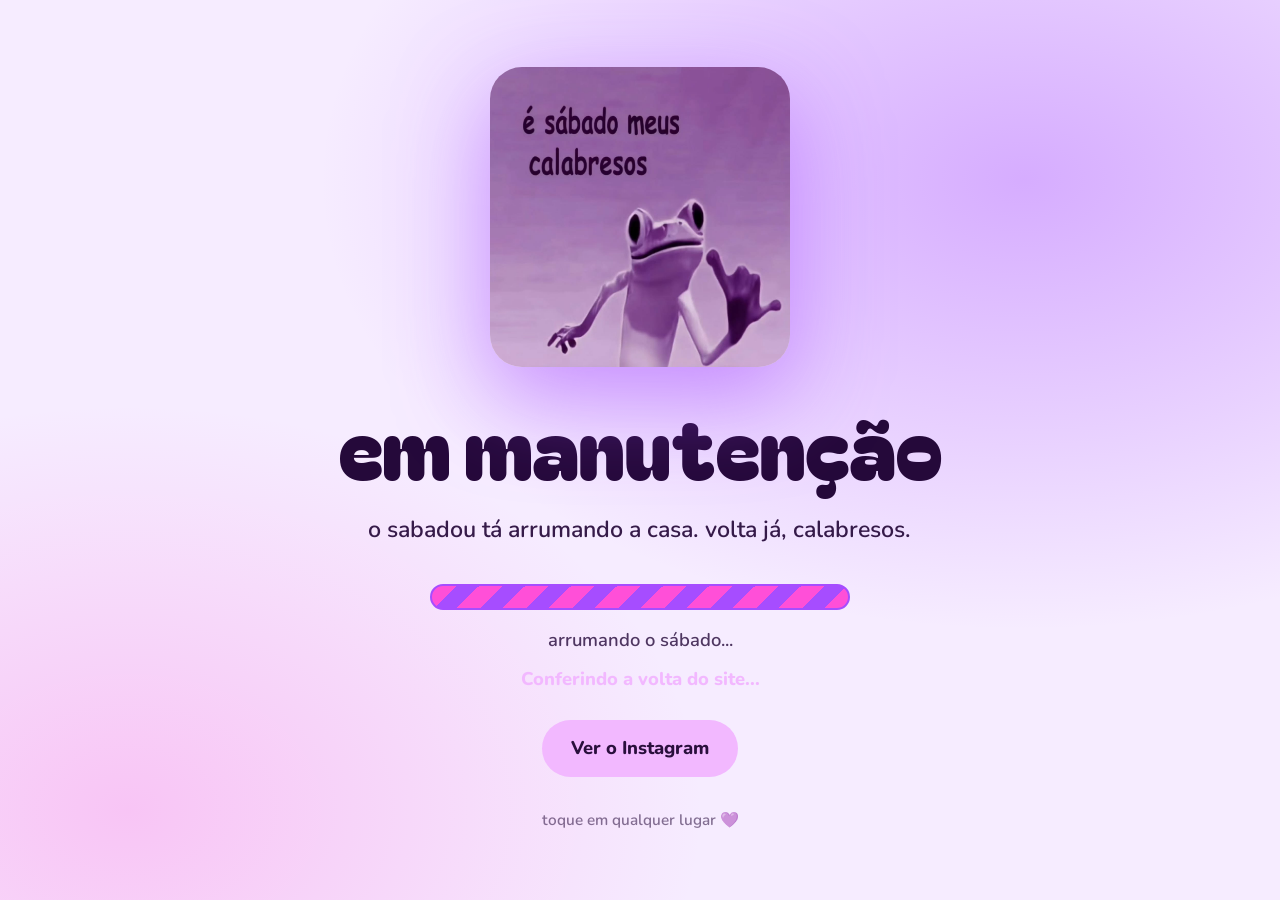
<file: index.html>
<!DOCTYPE html>
<html lang="pt-BR">
<head>
<meta charset="utf-8">
<link rel="icon" type="image/png" href="img/sabadou-favicon.png?v=build-20261013111155-a2d26490">
<meta name="viewport" content="width=device-width, initial-scale=1, viewport-fit=cover">
<meta name="theme-color" content="#12061f">
<meta name="sabadou-build" content="build-20261013111155-a2d26490">
<script defer src="js/sabadou-release.js?v=build-20261013111155-a2d26490"></script>

<!-- SISTEMA DE MANUTENÇÃO -->
<script src="config.js?v=build-20261013111155-a2d26490"></script>
<script src="js/sabadou-maintenance.js?v=build-20261013111155-a2d26490"></script>
<script>
window.SabadouMaintenance.guard({url:'manutencao.html?site=atualizacao'});
</script>
<style>html[data-maintenance-check="pending"] body{visibility:hidden}</style>

<title>Sabadou — é sábado meus calabresos</title>
<link rel="stylesheet" href="https://fonts.googleapis.com/css2?family=Bagel+Fat+One&family=Nunito:wght@600;800&family=Comic+Neue:wght@700&display=swap">
<style>
.coinmark{display:inline-grid;place-items:center;width:.95em;height:.95em;border-radius:50%;background:linear-gradient(145deg,#ffe58a,#e99a14);border:2px solid #fff0a8;color:#713b00;font:bold .65em/1 var(--sans);vertical-align:.08em;box-shadow:0 1px 4px #0005}
:root{box-sizing:border-box;padding-bottom:env(safe-area-inset-bottom,0px);
--bg:#12061f;--ink:#f6ecff;--pur:#a64dff;--hot:#ff4fd8;--lil:#f2b8ff;--card:rgba(166,77,255,.16);--nav:rgba(18,6,31,.8);--line:rgba(166,77,255,.5);
--disp:"Bagel Fat One","Arial Black",Impact,sans-serif;--sans:"Nunito",system-ui,sans-serif}
@media (prefers-color-scheme:light){:root:not([data-theme="dark"]){--bg:#f6ecff;--ink:#25093a;--card:rgba(166,77,255,.12);--nav:rgba(246,236,255,.88)}}
:root[data-theme="dark"]{--bg:#12061f;--ink:#f6ecff;--nav:rgba(18,6,31,.8)}
*{box-sizing:border-box}
html{scroll-padding-top:calc(env(safe-area-inset-top,0px) + 76px);scroll-behavior:smooth}
body{margin:0;background:var(--bg);color:var(--ink);font:600 1.15rem/1.6 var(--sans);overflow-x:hidden}
h1,h2,h3{font-family:var(--disp);font-weight:400;margin:0;line-height:1}
.wrap{max-width:1280px;margin:0 auto;padding:0 clamp(20px,5vw,64px)}
.bar{position:fixed;top:env(safe-area-inset-top,0px);left:0;height:5px;width:0;background:linear-gradient(90deg,var(--pur),var(--hot),var(--lil));z-index:30}
.nav{position:sticky;top:env(safe-area-inset-top,0px);z-index:20;background:var(--nav);backdrop-filter:blur(14px);border-bottom:1px solid var(--line)}
.nv{display:flex;justify-content:space-between;align-items:center;height:68px;gap:1rem}
.logo{font-family:var(--disp);font-size:1.6rem;color:var(--ink);text-decoration:none}
.nv nav{display:flex;gap:2rem}.nv nav a{color:var(--ink);text-decoration:none;font-weight:800;opacity:.85}.nv nav a:hover{color:var(--hot);opacity:1}
.cta{display:inline-flex;align-items:center;gap:.6rem;margin:0 .7rem .7rem 0;font:inherit;font-weight:800;font-size:1.1rem;text-decoration:none;color:#2a0f3d;background:var(--lil);border:2px solid var(--lil);border-radius:99px;padding:1rem 2rem;cursor:pointer;transition:transform .2s,box-shadow .2s}
.cta:hover{transform:translateY(-3px);box-shadow:0 0 40px var(--lil)}
.cta.ghost{background:transparent;color:var(--ink);border-color:var(--pur)}
.cta.sm{padding:.6rem 1.3rem;font-size:1rem;margin:0}
.sec{padding:clamp(72px,11vw,150px) 0}
.sh{margin-bottom:clamp(2rem,5vw,4rem)}
.sh h2,.big{font-size:clamp(2.6rem,7vw,5.6rem)}
.sh p{margin:1rem 0 0;font-size:1.3rem;opacity:.8;max-width:34em}
.band{color:#fff}
.hero{position:relative;overflow:hidden;background:radial-gradient(55% 55% at 85% 35%,rgba(166,77,255,.45),transparent),radial-gradient(40% 40% at 5% 95%,rgba(255,79,216,.25),transparent)}
.hero .wrap{display:grid;grid-template-columns:1.05fr .95fr;gap:4rem;align-items:center;min-height:calc(100vh - 68px);min-height:calc(100svh - 68px);padding-top:6vh;padding-bottom:8vh}
.hero h1{font-size:clamp(3.4rem,11vw,9rem);line-height:.92;letter-spacing:-.02em}
.hero h1 .w{display:inline-block;opacity:0;transform:translateY(70%) rotate(-6deg) scale(.8);animation:pop 1s cubic-bezier(.2,1.4,.3,1) forwards;animation-delay:calc(var(--i)*160ms + 150ms);margin-right:.22em}
@keyframes pop{to{opacity:1;transform:none}}
.hero p{max-width:24em;font-size:clamp(1.2rem,2vw,1.5rem);opacity:.9;margin:1.6rem 0 2.2rem}
.frame{position:relative;border-radius:40px;overflow:hidden;box-shadow:0 40px 110px rgba(166,77,255,.6);transform:perspective(1000px) rotateX(var(--rx,0deg)) rotateY(var(--ry,0deg));transition:transform .15s}
.frame img{display:block;width:100%}
.fl{position:absolute;font-size:2.4rem;animation:bob 3s ease-in-out infinite;pointer-events:none}
@keyframes bob{50%{transform:translateY(-14px) rotate(8deg)}}
.stats{display:grid;grid-template-columns:repeat(3,1fr);gap:2rem;padding:clamp(48px,7vw,90px) 0;text-align:center}
.stats b{display:block;font:400 clamp(2.8rem,8vw,6.4rem)/1 var(--disp);background:linear-gradient(90deg,var(--pur),var(--hot));-webkit-background-clip:text;background-clip:text;color:transparent}
.stats span{display:block;margin-top:.5rem;font-size:1.2rem;opacity:.8}
.mq{overflow:hidden;white-space:nowrap;background:var(--pur);color:#fff;padding:.7rem 0;font-family:var(--disp);font-size:clamp(1.6rem,4vw,2.8rem)}
.mq.b{background:var(--lil);color:#2a0f3d}.mq div{display:inline-block;will-change:transform}
.split{display:grid;grid-template-columns:1fr 1fr;gap:clamp(2rem,6vw,6rem);align-items:center}
.lead{font-size:clamp(1.5rem,3vw,2.4rem);line-height:1.25;margin:1.6rem 0 2.4rem;font-weight:800}
.split h3{font-size:clamp(1.6rem,3vw,2.4rem);margin-bottom:.8rem}.split p{margin:0;opacity:.88;max-width:30em}
.ph{position:relative}.ph>img:first-child{display:block;width:100%;border-radius:40px;box-shadow:0 30px 90px rgba(166,77,255,.4)}
.ph .av{position:absolute;left:-20px;bottom:-20px;width:clamp(140px,19vw,210px);height:clamp(140px,19vw,210px);aspect-ratio:1;padding:0;border-radius:50%;object-fit:cover;background:none;border:5px solid var(--bg);box-shadow:0 0 0 5px var(--pur)}
.mu{background:linear-gradient(135deg,#3b0f78,#7b2cbf 50%,#c2399f)}
.mu .pl{background:rgba(10,0,25,.38);border-radius:40px;padding:clamp(1.4rem,4vw,3rem)}
#eq{display:block;width:100%;height:clamp(110px,16vw,190px)}
.ctl{display:flex;align-items:center;gap:1.2rem;margin-top:1.4rem;flex-wrap:wrap}
#pp{flex:0 0 auto;display:grid;place-items:center;width:88px;height:88px;border-radius:50%;border:0;background:var(--lil);color:#2a0f3d;cursor:pointer;transition:transform .15s}
#pp:active{transform:scale(.9)}
#sk,#vol{accent-color:var(--hot)}#sk{flex:1;min-width:160px}#vol{width:110px}
.tm{font-variant-numeric:tabular-nums;opacity:.9;min-width:8em}
.bento{display:grid;grid-template-columns:repeat(4,1fr);grid-auto-rows:clamp(170px,22vw,300px);gap:1.2rem}
.gi{margin:0;position:relative;border-radius:30px;overflow:hidden;background:#000;cursor:zoom-in;border:2px solid var(--line)}
.gi img{display:block;width:100%;height:100%;object-fit:cover;transition:transform .5s}
.gi:hover img{transform:scale(1.07)}
.gi figcaption{position:absolute;inset:auto 0 0 0;padding:3rem 1.2rem 1rem;background:linear-gradient(transparent,rgba(10,0,20,.9));font-family:var(--disp);color:#fff;font-size:1.3rem}
.b1{grid-column:span 2;grid-row:span 2}.b3{grid-row:span 2}
#lb{position:fixed;inset:0;z-index:40;display:none;place-items:center;background:rgba(10,0,20,.92);padding:5vmin;cursor:zoom-out}
#lb.on{display:grid}#lb img{max-width:100%;max-height:100%;border-radius:24px}
.cdb{background:radial-gradient(60% 90% at 50% 0%,rgba(255,79,216,.3),transparent),#1a0833;text-align:center}
.boxes{display:flex;gap:clamp(.6rem,2vw,1.6rem);justify-content:center;margin-top:2rem}
.box{flex:1;max-width:240px;padding:clamp(1rem,3vw,2.2rem) .4rem;border-radius:30px;background:rgba(255,255,255,.07);border:2px solid var(--line);font-size:1.1rem}
.box b{display:block;font:400 clamp(2.4rem,9vw,7rem)/1 var(--disp)}
.box.pop b{animation:tick .4s}@keyframes tick{50%{transform:scale(1.25) rotate(-5deg);color:var(--hot)}}
.dv{margin:clamp(2.5rem,6vw,4.5rem) auto;max-width:200px;border:0;border-top:2px solid var(--line)}
.chips{display:flex;flex-wrap:wrap;gap:.7rem;justify-content:center;margin:1.8rem 0}
.day{font:inherit;font-weight:800;font-size:1.1rem;border:2px solid var(--pur);background:transparent;color:#fff;border-radius:99px;padding:.7rem 1.4rem;cursor:pointer;transition:transform .15s}
.day:active{transform:scale(.92)}.day.on{background:var(--pur)}
#dr{min-height:7rem}#dr b{display:block;font:400 clamp(2rem,6vw,4.4rem)/1 var(--disp);margin-bottom:.6rem}
.mkw{display:flex;flex-direction:column;align-items:flex-start}
#mw{font:inherit;font-weight:800;font-size:1.4rem;padding:1rem 1.6rem;border-radius:99px;border:2px solid var(--pur);background:var(--card);color:var(--ink);width:min(100%,380px)}
#mo{display:block;width:min(100%,520px);margin:0 auto;aspect-ratio:1;border-radius:32px;border:3px solid var(--pur);background:var(--card);box-shadow:0 30px 80px rgba(166,77,255,.4)}
.ckb{background:#1a0833}
#btn{display:block;margin:0 auto;width:min(68vw,320px);aspect-ratio:1;border-radius:50%;border:8px solid var(--lil);padding:0;overflow:hidden;cursor:pointer;background:#12061f;animation:ring 2s infinite;transition:transform .1s;touch-action:manipulation}
#btn img{width:100%;height:100%;object-fit:contain;object-position:center;padding:8%;display:block;pointer-events:none}
#btn:active{transform:scale(.9) rotate(-3deg)}
@keyframes ring{0%{box-shadow:0 0 0 0 rgba(242,184,255,.6)}100%{box-shadow:0 0 0 50px rgba(242,184,255,0)}}
#cnt{font:400 clamp(4rem,10vw,8rem)/1 var(--disp);margin:1rem 0 .4rem}#msg{min-height:2em;opacity:.85}
.fy{position:fixed;pointer-events:none;z-index:50;font:400 2rem var(--disp);animation:fly 1.1s ease-out forwards}
@keyframes fly{to{transform:translate(var(--dx),-190px) rotate(var(--r));opacity:0}}
.ig{display:grid;grid-template-columns:1.6fr 1fr;gap:clamp(2rem,5vw,5rem);align-items:center}
.ig img{display:block;width:100%;border-radius:22px;border:2px solid var(--line);box-shadow:0 30px 90px rgba(166,77,255,.4)}
.ig h2{font-size:clamp(2rem,4.4vw,3.6rem);margin-bottom:1.2rem}.ig p{margin:0 0 2rem;opacity:.88}
footer{background:#0b0315;color:#f6ecff;padding:clamp(48px,7vw,80px) 0 3rem}
footer .wrap{display:grid;grid-template-columns:1.4fr 1fr auto;gap:2rem;align-items:start}
footer nav{display:flex;flex-direction:column;gap:.6rem}footer a{color:#f6ecff;text-decoration:none;opacity:.8}footer a:hover{opacity:1;color:var(--hot)}
footer .cta{color:#f6ecff}
.rv{opacity:0;transform:translateY(46px);transition:opacity .8s,transform .8s cubic-bezier(.2,.8,.2,1)}.rv.in{opacity:1;transform:none}
.cta:focus-visible,#pp:focus-visible,#btn:focus-visible,.day:focus-visible,#mw:focus-visible,.gi:focus-visible,a:focus-visible{outline:3px solid var(--hot);outline-offset:3px}
@media (max-width:860px){.hero .wrap,.split,.ig,footer .wrap{grid-template-columns:1fr}.hero .wrap{text-align:center;min-height:0;gap:2.5rem}.hero p{margin-left:auto;margin-right:auto}.nv nav{display:none}.stats{gap:1rem}.stats span{font-size:.95rem}.bento{grid-template-columns:1fr 1fr}.b1{grid-row:span 1}.b3{grid-row:span 1}.mkw{align-items:center;text-align:center}.ph .av{left:8px;bottom:-14px;width:clamp(112px,32vw,160px);height:clamp(112px,32vw,160px)}}
@media (prefers-reduced-motion:reduce){html{scroll-behavior:auto}.hero h1 .w{animation:none;opacity:1;transform:none}.fl,#btn{animation:none}.rv{opacity:1;transform:none;transition:none}}

/* ===== abas ===== */
.nv nav.tabs{position:relative;display:flex;gap:.2rem;overflow-x:auto;scrollbar-width:none;flex:1;justify-content:center;align-self:stretch;align-items:center}
.tabs::-webkit-scrollbar{display:none}
.tabs a{flex:0 0 auto;padding:.5rem 1.1rem;border-radius:99px;color:var(--ink);text-decoration:none;font-weight:800;opacity:.75;transition:opacity .2s,color .2s}
.tabs a:hover,.tabs a.on{opacity:1}.tabs a.on{color:var(--hot)}
.ind{position:absolute;left:0;bottom:0;height:3px;width:0;border-radius:3px;background:linear-gradient(90deg,var(--pur),var(--hot));transition:transform .35s cubic-bezier(.2,.8,.2,1),width .35s}
.panel{display:none;min-height:calc(100vh - 68px)}
.panel.on{display:block;animation:inR .5s cubic-bezier(.2,.8,.2,1)}.panel.on.l{animation-name:inL}
@keyframes inR{from{opacity:0;transform:translateX(80px)}}@keyframes inL{from{opacity:0;transform:translateX(-80px)}}
.tiles{display:grid;grid-template-columns:repeat(4,1fr);gap:1.2rem}
.tile{display:flex;flex-direction:column;justify-content:space-between;gap:2.5rem;min-height:230px;padding:1.6rem;border-radius:30px;background:var(--card);border:2px solid var(--line);color:var(--ink);text-decoration:none;transition:transform .25s,background .25s}
.tile:hover{transform:translateY(-8px) rotate(-1deg);background:linear-gradient(135deg,rgba(166,77,255,.4),rgba(255,79,216,.3))}
.tile b{font:400 clamp(1.8rem,3vw,2.6rem)/1 var(--disp)}.tile b::after{content:" →"}.tile span{opacity:.85}
/* ===== jogos ===== */
.stage{border-radius:10px;overflow:hidden;border:4px solid #f2b8ff;box-shadow:0 8px 0 #612b91,0 18px 50px rgba(166,77,255,.38);background:#1a0833;image-rendering:pixelated}
.stage canvas{display:block;width:100%;height:auto;touch-action:none;image-rendering:pixelated}
.gbar{display:flex;gap:1rem;margin-top:1.4rem;flex-wrap:wrap}.gbar .cta{margin:0;user-select:none;touch-action:manipulation}
.hint{opacity:.75;margin-top:1rem}
/* ===== fanarts ===== */
.steps{display:grid;grid-template-columns:repeat(3,1fr);gap:1.2rem}
.fan-progress{max-width:820px;margin:1rem 0 2rem;padding:1.1rem 1.3rem;border:2px solid var(--line);border-radius:22px;background:var(--card)}
.fan-upload{display:grid;gap:1rem;max-width:820px;margin:1.6rem 0 2.2rem;padding:clamp(1.2rem,3vw,2rem);border:2px solid var(--line);border-radius:28px;background:linear-gradient(145deg,rgba(166,77,255,.18),rgba(255,79,216,.08));box-shadow:0 18px 50px rgba(0,0,0,.18)}
.fan-upload-prompt{margin:0;font-weight:800;font-size:1.1rem}.fan-upload-hint{margin:-.65rem 0 .2rem;font-size:.95rem;opacity:.75}
.fan-file{position:relative;display:flex;align-items:center;gap:1rem;min-height:92px;padding:1rem 1.2rem;border:2px dashed var(--pur);border-radius:20px;background:rgba(18,6,31,.45);cursor:pointer;transition:background .2s,border-color .2s,transform .2s}
.fan-file:hover{background:rgba(166,77,255,.18);border-color:var(--hot);transform:translateY(-2px)}.fan-file:focus-within{outline:3px solid var(--hot);outline-offset:3px}
.fan-file-icon{display:grid;place-items:center;flex:0 0 48px;width:48px;height:48px;border-radius:15px;background:rgba(166,77,255,.25);font-size:1.55rem}
.fan-file-copy{display:grid;min-width:0;gap:.15rem}.fan-file-copy b{font-size:1rem}.fan-file-copy span{font-size:.9rem;opacity:.72;overflow-wrap:anywhere}
.fan-file input{position:absolute;width:1px;height:1px;overflow:hidden;clip:rect(0,0,0,0);clip-path:inset(50%);white-space:nowrap}
.fan-upload .cta{justify-self:start;margin:0;min-height:52px}.fan-upload .hint{margin:.15rem 0 0;min-height:1.5em}
.fan-track{display:flex;align-items:flex-start;gap:.45rem}.fan-step{display:flex;flex:0 0 auto;flex-direction:column;align-items:center;gap:.35rem;font-size:.82rem;font-weight:800;text-align:center;opacity:.5}.fan-step i{display:grid;place-items:center;width:34px;height:34px;border:2px solid var(--line);border-radius:50%;font-style:normal}.fan-step.done,.fan-step.active{opacity:1}.fan-step.done i{background:var(--pur);border-color:var(--pur)}.fan-step.active i{background:var(--hot);border-color:var(--hot);box-shadow:0 0 18px #ff4fd866}.fan-track-line{height:3px;flex:1;margin-top:15px;background:var(--line);border-radius:3px}.fan-track-line.done{background:linear-gradient(90deg,var(--pur),var(--hot))}
#fanart-notice{width:min(92vw,440px);text-align:center}#fanart-notice img{display:block;width:min(100%,320px);max-height:42vh;object-fit:contain;margin:1rem auto;border-radius:18px;border:2px solid var(--line)}#fanart-notice h3{font-size:1.6rem}#fanart-notice p{margin:.8rem 0 1rem}
.pn{background:var(--card);border:2px solid var(--line);border-radius:30px;padding:clamp(1.4rem,3vw,2.2rem)}
.pn b{display:block;font:400 3.6rem/1 var(--disp);background:linear-gradient(90deg,var(--pur),var(--hot));-webkit-background-clip:text;background-clip:text;color:transparent}
.pn h3{font-size:1.8rem;margin:.6rem 0}.pn p{margin:0;opacity:.88}
.soon{margin-top:1.6rem;padding:clamp(1.6rem,4vw,3rem);border-radius:36px;text-align:center;background:linear-gradient(135deg,#3b0f78,#7b2cbf 50%,#c2399f);color:#fff}
.soon h3{font-size:clamp(2rem,5vw,3.4rem);margin-bottom:.8rem}.soon p{max-width:32em;margin:0 auto 1.6rem}.soon .cta{margin:0}
/* ===== mini player ===== */
#mini{position:fixed;right:18px;bottom:calc(env(safe-area-inset-bottom,0px) + 18px);z-index:25;width:58px;height:58px;border-radius:50%;border:0;background:var(--lil);color:#2a0f3d;display:none;place-items:center;cursor:pointer;box-shadow:0 10px 30px rgba(166,77,255,.6)}
#mini.on{display:grid}#mini svg{width:26px;height:26px}
/* ===== rodapé ===== */
footer .wrap.fg{grid-template-columns:1.3fr 1fr 1fr 1.2fr;gap:2.5rem}
footer h4{font:400 1.2rem var(--disp);margin:0 0 1rem;color:var(--lil)}
footer p{margin:0 0 1rem;opacity:.75}footer .tg{margin:.6rem 0 1.2rem}
footer .cta.sm{display:inline-flex;margin:0;font-size:.95rem}
footer .wrap.fb{display:flex;justify-content:space-between;gap:1rem;flex-wrap:wrap;margin-top:2.5rem;padding-top:1.4rem;border-top:1px solid var(--line);opacity:.7;font-size:.95rem}
@media (max-width:860px){.nv nav.tabs{display:flex;justify-content:flex-start}.nv>.cta.sm{display:none}.tiles{grid-template-columns:1fr 1fr}.steps{grid-template-columns:1fr}footer .wrap.fg{grid-template-columns:1fr 1fr}.panel{min-height:0}}
@media (max-width:520px){footer .wrap.fg{grid-template-columns:1fr}}
@media (prefers-reduced-motion:reduce){.panel.on{animation:none}.ind{transition:none}}

/* ===== avisos, banner, login ===== */
[hidden]{display:none!important}
.nb{display:flex;align-items:center;justify-content:center;gap:.9rem;flex-wrap:wrap;padding:.65rem 1rem;background:var(--lil);color:#2a0f3d;font-weight:800;text-align:center}
.nb a{color:#7b2cbf}.nb button{border:0;background:transparent;font-size:1.5rem;line-height:1;cursor:pointer;color:#2a0f3d;padding:0 .3rem}
.dot{display:inline-block;width:9px;height:9px;margin-left:.45rem;border-radius:50%;background:var(--hot);vertical-align:middle;animation:pul 1.6s ease-in-out infinite}
@keyframes pul{50%{transform:scale(1.5);opacity:.6}}
.avl{display:grid;gap:1.2rem;max-width:820px}
.video-shortcut{display:flex;align-items:center;justify-content:space-between;gap:1.5rem;max-width:820px;margin:0 0 2rem;padding:clamp(1.25rem,3vw,2rem);border:2px solid var(--line);border-radius:28px;background:linear-gradient(135deg,rgba(166,77,255,.23),rgba(255,79,216,.1))}.video-shortcut h3{font-size:clamp(1.5rem,3vw,2rem);margin:0 0 .65rem}.video-shortcut p{margin:0;opacity:.8;font-size:1rem;max-width:28em}.video-shortcut .cta{flex:0 0 auto;margin:0}.video-shortcut-icon{display:inline-grid;place-items:center;width:30px;height:30px;margin-right:.5rem;border-radius:10px;background:var(--pur);color:#fff;font:800 .9rem var(--sans);vertical-align:middle}@media(max-width:600px){.video-shortcut{flex-direction:column;align-items:flex-start;gap:1rem}.video-shortcut .cta{width:100%;justify-content:center}}
.av{padding:clamp(1.4rem,3vw,2rem);border-radius:28px;background:var(--card);border:2px solid var(--line)}
.av.fx{border-color:var(--hot);background:linear-gradient(135deg,rgba(166,77,255,.28),rgba(255,79,216,.2))}
.avh{display:flex;gap:.8rem;align-items:center;justify-content:space-between;flex-wrap:wrap;opacity:.9;font-size:.95rem;margin-bottom:.6rem}
.pin{display:inline-flex;gap:.4rem;align-items:center;font-weight:800;color:var(--hot)}
.av h3{font-size:clamp(1.4rem,3vw,2rem);line-height:1.1;margin-bottom:.7rem}.av p{margin:0;overflow-wrap:anywhere}
.adb{display:flex;gap:.6rem;margin-top:1rem;flex-wrap:wrap}
.adb button{font:inherit;font-weight:800;border:2px solid var(--pur);background:transparent;color:var(--ink);border-radius:99px;padding:.4rem 1rem;cursor:pointer}
.mut{opacity:.7}.lnk{background:none;border:0;color:var(--hot);font:inherit;font-weight:800;cursor:pointer;text-decoration:underline;padding:0}
footer .lnk{opacity:.45;color:#f6ecff;font-size:.85rem;margin-left:.6rem}
.fld{font:inherit;font-size:1.05rem;padding:.9rem 1.1rem;border-radius:18px;border:2px solid var(--pur);background:var(--bg);color:var(--ink);width:100%}
textarea.fld{resize:vertical;min-height:110px}
.ed{max-width:820px;display:grid;gap:.9rem;margin-bottom:1.6rem;padding:clamp(1.2rem,3vw,1.8rem);border-radius:28px;border:2px dashed var(--hot);background:var(--card)}
.ed h3{font-size:1.6rem;display:flex;justify-content:space-between;align-items:center;gap:1rem}
.chk{display:flex;gap:.7rem;align-items:center}.chk input{width:22px;height:22px;accent-color:var(--hot)}
.edb{display:flex;gap:.7rem;flex-wrap:wrap}.edb .cta{margin:0}
dialog{border:2px solid var(--pur);border-radius:28px;background:var(--bg);color:var(--ink);padding:1.6rem;width:min(92vw,420px)}
dialog::backdrop{background:rgba(10,0,20,.78)}#lgf{display:grid;gap:.9rem}
/* ===== celular ===== */
button,a,.day{-webkit-tap-highlight-color:transparent;touch-action:manipulation}
.ig img{cursor:zoom-in}
#lb.wide{overflow:auto;place-items:start center}#lb.wide img{max-width:none;width:max(1100px,100%)}
.mobhint{display:none}
@media (max-width:860px){.fl{display:none}.tile{min-height:150px;gap:1.2rem}.bento{grid-auto-rows:150px}.hero p{font-size:1.15rem}}
@media (max-width:700px){
  .stage{margin-inline:calc(-1*clamp(20px,5vw,64px));border-radius:0;border-left:0;border-right:0}
  .gbar{flex-wrap:nowrap}.gbar .cta{flex:1;justify-content:center;padding:1.4rem .8rem;font-size:1.25rem}
  #vol{display:none}#pp{width:72px;height:72px}.box{font-size:.85rem}.cta{padding:.9rem 1.5rem}
}
@media (max-width:700px) and (orientation:portrait){.mobhint{display:block}}
</style>
<style>
.fa{margin:0;background:var(--card);border:2px solid var(--line);border-radius:22px;overflow:hidden}.fa img{width:100%;aspect-ratio:1;object-fit:cover;display:block}
.fa figcaption{display:flex;justify-content:space-between;align-items:center;padding:.6rem .9rem;font-weight:800;gap:.5rem;flex-wrap:wrap}
.fg{display:grid;grid-template-columns:repeat(auto-fill,minmax(210px,1fr));gap:1rem;margin:1rem 0 2.2rem}
.lk,.mini{font:inherit;font-weight:800;background:transparent;color:var(--ink);border:2px solid var(--pur);border-radius:99px;padding:.25rem .8rem;cursor:pointer}
.mini.ok{background:var(--lil);color:#2a0f3d}.mini.no{border-color:var(--hot)}
.win{border-color:var(--hot);box-shadow:0 0 40px var(--hot)}
.shop{margin-top:2.5rem}.si{display:flex;justify-content:space-between;align-items:center;gap:1rem;background:var(--card);border:2px solid var(--line);border-radius:20px;padding:.8rem 1.1rem;margin:.6rem 0}
.si button{font:inherit;font-weight:800;border-radius:99px;border:2px solid var(--pur);background:var(--lil);color:#2a0f3d;padding:.4rem 1rem;cursor:pointer}.si button:disabled{opacity:.4;cursor:not-allowed}
.sbd{display:flex;flex-wrap:wrap;gap:.45rem;margin-top:1rem}.sbd span{border:2px solid var(--line);border-radius:99px;padding:.2rem .7rem;font-weight:700;font-size:.9rem}.sbd .now{background:var(--hot);color:#fff;border-color:var(--hot)}
#ph{font-weight:800;margin-top:.6rem}
#rank-title{text-align:center;margin:2rem 0 1rem}
#frk{display:flex;flex-direction:column;align-items:center;text-align:center}
.podium{width:min(100%,760px);display:grid;grid-template-columns:repeat(3,minmax(0,1fr));gap:clamp(.4rem,2vw,1.2rem);align-items:end;margin:1.5rem auto 2rem}
.podium-entry{min-width:0;display:flex;flex-direction:column;align-items:center;justify-content:flex-end;text-align:center;gap:.45rem}
.podium-photo{display:block;width:clamp(68px,14vw,118px);aspect-ratio:1;overflow:hidden;border:3px solid var(--line);border-radius:22px;background:var(--card);box-shadow:0 8px 24px #0005}
.podium-photo img{display:block;width:100%;height:100%;object-fit:cover}
.place-1 .podium-photo{border-color:#ffd76a;box-shadow:0 0 24px #ffc83d66}
.podium-name{max-width:100%;overflow-wrap:anywhere;font-size:clamp(.78rem,2vw,1rem)}
.podium-votes{font-size:.85rem;opacity:.85}
.podium-tools{display:flex;align-items:center;justify-content:center;gap:.3rem;flex-wrap:wrap;min-height:32px}
.podium-tools .mini{font-size:.8rem;padding:.18rem .5rem}.podium-tools a{text-decoration:none}
.podium-base{width:100%;display:flex;flex-direction:column;justify-content:center;align-items:center;border:2px solid #ffffff30;border-bottom:0;border-radius:18px 18px 0 0;color:#fff;text-shadow:0 2px 5px #0006;background:linear-gradient(160deg,#b8b8c8,#737387);height:clamp(88px,14vw,132px)}
.podium-base strong{font:400 clamp(2.2rem,5vw,3.6rem)/1 var(--disp)}.podium-base small{font-weight:800;text-transform:uppercase;letter-spacing:.08em}
.place-1 .podium-base{height:clamp(132px,22vw,190px);background:linear-gradient(160deg,#ffe58a,#e5a91d 58%,#a76612);border-color:#fff0a8}
.place-3 .podium-base{height:clamp(68px,11vw,104px);background:linear-gradient(160deg,#d99a68,#9f5d38 65%,#70402e)}
.rank-others{padding-left:2.4rem}.rank-others li{padding:.35rem 0}.rank-others small{opacity:.7}
.fa-open{display:block}.fa-open img{cursor:zoom-in}.fa-actions{display:flex;align-items:center;justify-content:center;gap:.4rem;flex-wrap:wrap}.fa-actions a{text-decoration:none}
.click-admin{margin:1.5rem 0 2.2rem;overflow-x:auto}
.click-admin table{width:100%;border-collapse:collapse;min-width:560px}
.click-admin th,.click-admin td{text-align:left;padding:.65rem;border-bottom:1px solid var(--line)}
.click-admin th:last-child,.click-admin td:last-child{text-align:right}
.click-adjust{display:flex;justify-content:flex-end;gap:.5rem;align-items:center}
.click-adjust input{width:120px;padding:.35rem .55rem;border-radius:12px}
.mini.download{display:inline-block;font-size:.9rem}
.game-shortcuts{display:grid;grid-template-columns:repeat(2,minmax(0,1fr));gap:1rem;margin:1.5rem 0 2.5rem}
.game-shortcut{min-width:0;padding:1rem;border:2px solid var(--line);border-radius:24px;background:var(--card)}
.game-pill{display:flex;justify-content:space-between;align-items:center;gap:.8rem;padding:.85rem 1.2rem;border-radius:999px;background:linear-gradient(100deg,var(--pur),var(--hot));color:#fff;text-decoration:none;font-weight:900}
.game-shortcut details{margin-top:.65rem}.game-shortcut summary{cursor:pointer;list-style:none;text-align:center;font-size:.95rem;font-weight:800;opacity:.85}.game-shortcut summary::-webkit-details-marker{display:none}.game-shortcut summary::after{content:'⌄';display:inline-block;margin-left:.45rem;font-size:1.2em;transition:transform .2s}.game-shortcut details[open] summary::after{transform:rotate(180deg)}
.game-shortcut p{margin:.65rem .3rem .1rem;font-size:.98rem;line-height:1.45;opacity:.88}
.game-rewards{padding:1rem 1.2rem;border-radius:20px;border:1px solid var(--line);background:var(--card);margin:1.5rem 0}
@media(max-width:600px){.game-shortcuts{grid-template-columns:1fr}}
.tabs a[hidden]{display:none}
.hl{flex:0 0 auto;white-space:nowrap;background:var(--lil);color:#2a0f3d;border-color:var(--lil);max-width:9.5rem;overflow:hidden;text-overflow:ellipsis}
#ul{width:min(92vw,420px);padding:1.5rem;border-radius:24px;background:var(--bg);color:var(--ink);border:2px solid var(--pur)}#ul .fld{width:100%;font-size:16px;margin:.4rem 0}#ul::backdrop{background:rgba(0,0,0,.6)}
@media (max-width:860px){.hl{padding:.4rem .85rem;font-size:.9rem}.nv{gap:.5rem}.si{flex-direction:column;align-items:stretch}.si button{width:100%;padding:.7rem}.fg{grid-template-columns:1fr 1fr;gap:.6rem}#btn{touch-action:manipulation}}
@media (max-width:700px){body{padding-bottom:calc(62px + env(safe-area-inset-bottom,0px))}.nav{backdrop-filter:none}.nv nav.tabs{position:fixed;top:auto;left:0;right:0;bottom:0;z-index:35;height:calc(58px + env(safe-area-inset-bottom,0px));padding:4px 8px env(safe-area-inset-bottom,0px);justify-content:flex-start;gap:.2rem;background:var(--nav);backdrop-filter:blur(14px);border-top:1px solid var(--line);border-bottom:0}.nv nav.tabs a{display:flex;align-items:center;min-height:44px;padding:.3rem .65rem;font-size:.82rem}.nv nav.tabs .ind{display:none}.podium{gap:.35rem}.podium-entry{gap:.3rem}.podium-photo{width:clamp(62px,18vw,96px);border-radius:16px}.podium-tools .mini,.podium-tools .download{font-size:.7rem;padding:.14rem .35rem}.podium-votes{font-size:.75rem}.podium-base strong{font-size:2rem}}
</style>
<link rel="stylesheet" href="css/sabadou-improvements.css?v=build-20261013111155-a2d26490">
<link rel="stylesheet" href="css/sabadou-auth.css?v=build-20261013111155-a2d26490">
<link rel="stylesheet" href="css/sabadou-podium.css?v=build-20261013111155-a2d26490">
<link rel="stylesheet" href="css/sabadou-admin.css?v=build-20261013111155-a2d26490">
</head>
<body data-site="atualizacao" data-site-version="2.7.0">
<div class="bar" id="bar"></div>
<header class="nav"><div class="wrap nv">
  <a class="logo" href="#inicio">sabadou</a>
  <nav class="tabs" role="tablist" aria-label="Seções do site"><a role="tab" href="#inicio">início</a><a role="tab" href="#avisos">avisos<i class="dot" hidden></i></a><a role="tab" href="#musica">música</a><a role="tab" href="#galeria">galeria</a><a role="tab" href="#jogos">jogos</a><a role="tab" href="#fanarts">fanarts</a><a role="tab" href="#calabresos">calabresos</a><a role="tab" href="#admin" id="tadm" hidden>admin</a><i class="ind"></i></nav>
  <a class="cta sm" href="https://www.instagram.com/sabadouofficiall/" target="_blank" rel="noopener">Instagram</a>
  <button class="lk hl" id="hl" type="button">entrar</button>
</div></header>
<div class="nb" id="nb" hidden><span id="nbt"></span><a href="#avisos">ver aviso</a><button id="nbx" type="button" aria-label="Fechar aviso">×</button></div>

<main>
<section class="panel" id="inicio">
<section class="hero" id="hero"><span id="top"></span>
  <div class="wrap">
    <div>
      <h1 aria-label="é sábado meus calabresos"><span class="w" style="--i:0" aria-hidden="true">é</span><span class="w" style="--i:1" aria-hidden="true">sábado</span><span class="w" style="--i:2" aria-hidden="true">meus</span><span class="w" style="--i:3" aria-hidden="true">calabresos</span></h1>
      <p>O cantinho oficial dos calabresos. Música, galeria e coisa pra mexer.</p>
      <button class="cta" id="hp"><svg viewBox="0 0 24 24" width="22" height="22" fill="currentColor" aria-hidden="true"><path d="M7 4.5v15l13-7.5z"/></svg>ouvir a música</button><a class="cta ghost" href="#calabresos">área dos calabresos</a>
    </div>
    <div class="frame" id="frame"><img src="img/sabadou-classico.jpg" alt="Sabadou, o bacano roxo, com a frase é sábado meus calabresos"></div>
  </div>
  <span class="fl" style="left:3%;top:12%">💜</span><span class="fl" style="right:4%;top:9%;animation-delay:-1s">✨</span><span class="fl" style="left:48%;bottom:4%;animation-delay:-2s">💖</span>
</section>
<div class="wrap"><div class="stats rv">
  <div><b data-n="13" data-s=" mil+">13 mil+</b><span>calabresos no Instagram</span></div>
  <div><b data-n="1">1</b><span>música autoral no ar</span></div>
  <div><b data-n="100" data-s="%">100%</b><span>sábado, o ano inteiro</span></div>
</div></div>
<div class="mq" id="m1"><div></div></div>
<div class="mq b" id="m2"><div></div></div>
<section class="sec" id="sobre"><div class="wrap split">
  <div class="rv">
    <h2 class="big">quem é o sabadou?</h2>
    <p class="lead">humor, bacano & sábado. A conta oficial do sábado.</p>
    <h3>o mundo dos bacanos</h3>
    <p>Sabadou faz parte do universo dos bacanos. Tem bacano de várias cores. Os fãs do Sabadou são os calabresos.</p>
  </div>
  <div class="ph rv"><img loading="lazy" src="img/sabadou-celular.jpg" alt="Sabadou sentado na escada olhando o celular"><img class="av" src="img/sabadou-avatar.jpg" alt="Sabadou em preto e branco"></div>
</div></section>
<section class="sec" id="explore"><div class="wrap">
  <div class="sh rv"><h2>explore</h2><p>O site tem abas. Escolhe pra onde ir.</p></div>
  <div class="tiles rv">
    <a class="tile" href="#jogos"><b>jogos</b><span>Pule, agache e chegue no sábado.</span></a>
    <a class="tile" href="#fanarts"><b>fanarts</b><span>O mural dos calabresos.</span></a>
    <a class="tile" href="#musica"><b>música</b><span>A música autoral do Sabadou.</span></a>
    <a class="tile" href="#galeria"><b>galeria</b><span>As imagens do bacano.</span></a>
  </div>
</div></section>
<section class="sec" id="insta"><div class="wrap ig">
  <img class="rv" src="img/instagram-perfil.jpg" alt="Perfil do Sabadou no Instagram">
  <div class="rv"><h2>segue o sabadou lá também</h2><p>Posts novos, humor, bacano e sábado. Parcerias: chama na DM do Instagram.</p>
    <a class="cta" href="https://www.instagram.com/sabadouofficiall/" target="_blank" rel="noopener">Abrir o Instagram</a></div>
</div></section>
</section>

<section class="panel" id="avisos"><div class="sec"><div class="wrap">
  <div class="sh rv"><h2>avisos</h2><p>Recados do Sabadou para os calabresos.</p></div>
  <div class="video-shortcut rv"><div><h3><span class="video-shortcut-icon" aria-hidden="true">▶</span>avisos em vídeo</h3><p>As novidades do Sabadou em movimento. Dá o play e fica por dentro.</p></div><a class="cta sm" href="avisos-videos.html">assistir aos vídeos <span aria-hidden="true">→</span></a></div>
  <div class="avl" id="avl"><p class="mut">Carregando avisos...</p></div>
</div></div></section>

<section class="panel" id="musica">
<section class="sec band mu"><div class="wrap">
  <div class="sh rv"><h2>música</h2><p>A música autoral do Sabadou. Aperta o play e aumenta o volume.</p></div>
  <div class="pl rv" id="mus">
    <canvas id="eq" width="600" height="90" aria-hidden="true"></canvas>
    <div class="ctl"><button id="pp" aria-label="Tocar"><svg viewBox="0 0 24 24" width="34" height="34" fill="currentColor" aria-hidden="true"><path d="M7 4.5v15l13-7.5z"/></svg></button><input id="sk" type="range" min="0" max="1000" value="0" aria-label="Posição da música"><span class="tm" id="tm">0:00</span><input id="vol" type="range" min="0" max="100" value="80" aria-label="Volume"></div>
    <audio id="au" preload="metadata" src="audio/musica.mp3"></audio>
  </div>
</div></section>
</section>

<section class="panel" id="galeria">
<section class="sec"><div class="wrap">
  <div class="sh rv"><h2>galeria</h2><p>Clica numa imagem para ver grande.</p></div>
  <div class="bento rv">
    <figure class="gi b1" tabindex="0" role="button" aria-label="Ampliar"><img loading="lazy" src="img/sabadouxxx.jpg" alt="Sabadouxxx com raios e números 67"><figcaption>sabadouxxx 67</figcaption></figure>
    <figure class="gi" tabindex="0" role="button" aria-label="Ampliar"><img src="img/sabadou-classico.jpg" alt="O clássico"><figcaption>o clássico</figcaption></figure>
    <figure class="gi b3" tabindex="0" role="button" aria-label="Ampliar"><img loading="lazy" src="img/sabadou-celular.jpg" alt="Sabadou no celular"><figcaption>sabadou no celular</figcaption></figure>
    <figure class="gi" tabindex="0" role="button" aria-label="Ampliar"><img loading="lazy" src="img/sabadou-e-calabresos.jpg" alt="Sabadou e calabresos"><figcaption>sabadou e calabresos</figcaption></figure>
  </div>
</div></section>

</section>

<section class="panel" id="jogos"><div class="sec"><div class="wrap">
  <div class="sh rv"><h2>jogos</h2><p>Mais jogos chegam por aqui. Por enquanto, tem o Sabadou Run.</p></div>
  <div class="game-shortcuts">
    <div class="game-shortcut"><a class="game-pill" href="#dg">🐸 Sabadou Run <span aria-hidden="true">→</span></a><details><summary>sobre o jogo</summary><p>Pule e agache para atravessar seis fases cada vez mais difíceis. Chegue ao fim para ganhar um salve no Direct: tire um print da vitória e mande para o Instagram do Sabadou.</p></details></div>
    <div class="game-shortcut"><a class="game-pill" href="#sabadometro">💜 Sabadômetro <span aria-hidden="true">→</span></a><details><summary>sobre o desafio</summary><p>Toque no bacano para ganhar cliques e moedas, compre melhorias e suba de fase. Os 10 primeiros a registrar 1 milhão de cliques ganham follow; o primeiro a 1 bilhão ganha R$ 5 via Pix. Use uma conta por pessoa e não compartilhe sua senha.</p></details></div>
  </div>
  <div class="stage rv"><canvas id="dg" width="800" height="260" aria-label="Sabadou Run, jogo do bacano que pula e agacha"></canvas></div>
  <div class="gbar"><button class="cta" id="gj" type="button">pular ↑</button><button class="cta ghost" id="gd" type="button">agachar ↓</button></div>
  <p class="hint mobhint">Dica: gire o celular na horizontal pra jogar em tela maior.</p>
  <p class="hint">Espaço ou ↑ pula, ↓ agacha. No celular, use os botões. Cada fase é um dia da semana e a última é o sábado.</p>
  <section class="sec band ckb" id="sabadometro" style="margin-top:3rem;padding:2rem 0;border-radius:28px"><div class="wrap split">
    <div><button id="btn" aria-label="Sabadar"><img src="img/sabadou-favicon.png?v=build-20261013111155-a2d26490" alt=""></button></div>
    <div><h2 class="big">sabadômetro</h2><p class="lead">Toque no bacano. Sem motivo. Só toca.</p><div id="cnt">0</div><div id="msg"></div><div id="ph"></div>
      <div class="game-rewards"><b>🏆 Recompensas</b><br>Os 10 primeiros a chegar a 1 milhão de cliques ganham follow. O primeiro a chegar a 1 bilhão ganha R$ 5 via Pix. O Sabadou pode pedir confirmação da conta e do resultado.</div>
      <div class="shop"><h3>lojinha do bacano</h3><p class="hint">Compre melhorias para aumentar seus ganhos. Sábado e domingo têm turbo de 90× após 1 milhão de cliques, no horário de Brasília!</p><p class="hint" id="game-turbo" aria-live="polite"></p><div id="coin" style="font-size:2rem;font-weight:800"></div><div id="shl"></div></div>
    </div>
  </div></section>
</div></div></section>

<section class="panel" id="fanarts"><div class="sec"><div class="wrap">
  <div class="sh rv"><h2>fanarts</h2><p>O mural dos calabresos, com ranking semanal e mensal.</p></div>
  <div class="steps rv">
    <div class="pn"><b>1</b><h3>envie</h3><p>Crie sua conta com o @ do Instagram e envie uma fanart por semana. Se mandar errado, peça ao Sabadou para liberar um reenvio.</p></div>
    <div class="pn"><b>2</b><h3>revisão</h3><p>O Sabadou vê tudo antes de publicar. Você recebe o aviso de que sua arte está em revisão.</p></div>
    <div class="pn"><b>3</b><h3>mural</h3><p>Se for aprovada, entra no mural e disputa o ranking.</p></div>
  </div>
  <p><button class="cta sm" id="fu" type="button">entrar com @</button></p>
  <form id="ff" class="fan-upload rv" hidden><p class="fan-upload-prompt">Escolha a fanart que você quer enviar</p><p class="fan-upload-hint">Imagem JPG, PNG ou WEBP. Ela será reduzida para carregar mais rápido.</p><label class="fan-file" for="fi"><span class="fan-file-icon" aria-hidden="true">🖼️</span><span class="fan-file-copy"><b>Toque para escolher uma imagem</b><span id="fi-name">Nenhuma imagem escolhida</span></span><input class="fld" type="file" id="fi" accept="image/*" required></label><button class="cta" type="submit">enviar fanart 💜</button><p class="hint" id="fm" aria-live="polite"></p></form><div id="myfanart-status"></div>
  <div id="fw"></div><h3 id="rank-title">ranking da semana</h3><div id="frk"></div><h3>mural</h3><div class="fg" id="fmu"></div>
</div></div></section>

<section class="panel" id="admin"><div class="sec"><div class="wrap admin-wrap">
  <div class="sh"><h2>painel admin</h2><p>Tudo de administrador num lugar só: avisos, fanarts, vencedora, cliques e os 10 do 1 milhão.</p></div>
  <nav class="admin-shortcuts" aria-label="Selecionar painel administrativo"><a href="#edf">avisos</a><a href="#admin-maintenance">manutenção</a><a href="#admin-update-notice">aviso de atualização</a><a href="#admin-active-updates">avisos ativos</a><a href="#accounts">contas</a><a href="#clicks-admin">cliques</a><a href="#admin-click-tools">ferramentas de cliques</a><a href="#admin-click-migrations">transferências</a><a href="#fanart-queue">fanarts</a><a href="#podium-order">pódio</a><a href="#fanart-winners">vencedora</a><a href="#admin-rewards">recompensas</a><a href="#fanart-records">histórico</a></nav>
  <p class="admin-loading" role="status" hidden>Carregando painel...</p>
  <div class="admin-dashboard"><div id="adm-box"></div><div class="admin-card" id="accounts"></div><div class="admin-card" id="clicks-admin"></div><div id="sa"></div><div id="podium-admin"></div><div id="fq"></div></div>
</div></div></section>

<section class="panel" id="calabresos">
<section class="sec" style="padding-bottom:0"><div class="wrap"><div class="sh rv" style="margin:0"><h2>área dos calabresos</h2><p>Coisas pra mexer enquanto o sábado não chega.</p></div></div></section>
<section class="sec band cdb" id="cd" style="margin-top:clamp(2rem,5vw,4rem)"><div class="wrap rv">
  <h2 class="big" id="cdt">Falta pouco pro sábado</h2>
  <div class="boxes" id="boxes"><div class="box"><b>0</b>dias</div><div class="box"><b>0</b>horas</div><div class="box"><b>0</b>min</div><div class="box"><b>0</b>seg</div></div>
  <hr class="dv">
  <h3 class="big" style="font-size:clamp(1.8rem,4vw,3rem)">hoje é sábado?</h3>
  <div class="chips" id="days"></div><div id="dr" aria-live="polite"></div>
</div></section>
<section class="sec"><div class="wrap split">
  <div class="mkw rv"><h2 class="big">faz o seu</h2><p class="lead">Escreve um dia, ou qualquer coisa, e o Sabadou avisa os calabresos.</p>
    <input id="mw" maxlength="18" value="sábado" aria-label="Palavra"><p style="margin-top:1.2rem;font-size:1rem;opacity:.7">No celular, segure a imagem para salvar. No computador, botão direito.</p></div>
  <div class="rv"><img id="mo" alt="Sua frase no estilo do Sabadou"></div>
</div></section>
<section class="sec"><div class="wrap"><div class="sh rv"><h2>sábados do ano</h2><p id="sbn"></p></div><div class="sbd" id="sbd"></div></div></section>
</section>
</main>

<button id="mini" type="button" aria-label="Tocar ou pausar a música"></button>

<footer>
  <div class="wrap fg">
    <div><div class="logo" style="color:#f6ecff">sabadou</div><p class="tg">é sábado, meus calabresos.</p><a class="cta ghost sm" href="https://www.instagram.com/sabadouofficiall/" target="_blank" rel="noopener">Instagram</a></div>
    <nav aria-label="Navegar"><h4>navegar</h4><a href="#inicio">início</a><a href="#avisos">avisos</a><a href="#musica">música</a><a href="#galeria">galeria</a><a href="#jogos">jogos</a><a href="#fanarts">fanarts</a><a href="#calabresos">calabresos</a></nav>
    <nav aria-label="Legal"><h4>legal</h4><a href="termos.html?site=atualizacao">termos de uso</a><a href="privacy.html?site=atualizacao">política de privacidade</a><a href="termos.html?site=atualizacao#direitos">direitos autorais</a><a href="termos.html?site=atualizacao#fanarts">regras das fanarts</a></nav>
    <div><h4>parcerias</h4><p>Chama na DM do Instagram.</p><button class="cta ghost sm" id="up" type="button">Voltar ao topo</button></div>
  </div>
  <div class="wrap fb"><span>© <span id="yr">2026</span> Sabadou. Todos os direitos reservados.</span><span>Feito pra quem vive de sábado. <button class="lnk" id="adm" type="button" hidden>admin</button></span></div>
<div class="wrap"><small class="site-version">Sabadou atualização · v2.7.0</small></div>
</footer>

<div id="lb"><img id="lbi" alt=""></div>

<dialog id="fanart-notice"><img id="fanart-notice-img" alt="Sua fanart"><h3 id="fanart-notice-title"></h3><p id="fanart-notice-text"></p><button class="cta sm" id="fanart-notice-close" type="button">entendi</button></dialog>

<dialog id="ul" style="padding:1.5rem;border-radius:24px;background:var(--bg);color:var(--ink);border:2px solid var(--pur)"><form id="ulf"><h3 id="ut">entrar</h3><input class="fld" id="uh" placeholder="nome do Instagram (sem @)" autocomplete="username" required maxlength="30"><input class="fld" id="upw" type="password" placeholder="senha" autocomplete="current-password" required maxlength="72"><p class="hint" id="um">Entre com seu @ e sua senha.</p><button class="cta sm" id="usubmit" type="submit">entrar</button> <button class="cta ghost sm" id="uswitch" type="button">criar conta</button> <button class="cta ghost sm" type="button" onclick="ul.close()">fechar</button></form></dialog>
<dialog id="lg"><form id="lgf"><h3 style="font:400 1.8rem var(--disp);margin:0">entrar (admin)</h3>
  <input class="fld" id="le" type="email" placeholder="E-mail" autocomplete="username" required>
  <input class="fld" id="lp" type="password" placeholder="Senha" autocomplete="current-password" required>
  <p class="mut" id="lm" style="margin:0;min-height:1.4em"></p>
  <div class="edb"><button class="cta" type="submit">entrar</button><button class="cta ghost" type="button" id="lc">cancelar</button></div></form></dialog>

<script src="js/sabadou-updates.js?v=build-20261013111155-a2d26490"></script>
<script src="js/sabadou-fanart-records.js?v=build-20261013111155-a2d26490"></script>
<script src="js/sabadou-podium.js?v=build-20261013111155-a2d26490"></script>
<script src="js/sabadou-admin.js?v=build-20261013111155-a2d26490"></script>
<script src="js/sabadou-clicks.js?v=build-20261013111155-a2d26490"></script>
<script src="js/sabadou-fan-auth.js?v=build-20261013111155-a2d26490"></script>
<script src="js/sabadou-sounds.js?v=build-20261013111155-a2d26490"></script>
<script src="js/sabadou-run.js?v=build-20261013111155-a2d26490"></script>
<script>

const PLAY='<svg viewBox="0 0 24 24" width="34" height="34" fill="currentColor" aria-hidden="true"><path d="M7 4.5v15l13-7.5z"/></svg>',PAUSE='<svg viewBox="0 0 24 24" width="34" height="34" fill="currentColor" aria-hidden="true"><path d="M6 4h4v16H6zM14 4h4v16h-4z"/></svg>';


const $=s=>document.querySelector(s),clamp=(v,a=0,b=1)=>Math.min(b,Math.max(a,v));
const still=matchMedia('(prefers-reduced-motion: reduce)').matches;
const store={get(k,d){try{const v=localStorage.getItem(k);return v?JSON.parse(v):d}catch(e){return d}},set(k,v){try{localStorage.setItem(k,JSON.stringify(v))}catch(e){}}};

// tilt do herói
const hero=$('#hero'),fr=$('#frame');
hero.addEventListener('pointermove',e=>{const r=fr.getBoundingClientRect();fr.style.setProperty('--ry',((e.clientX-r.left)/r.width-.5)*18+'deg');fr.style.setProperty('--rx',(.5-(e.clientY-r.top)/r.height)*18+'deg')});
hero.addEventListener('pointerleave',()=>{fr.style.setProperty('--rx','0deg');fr.style.setProperty('--ry','0deg')});

// faixas que aceleram com a rolagem
const U='é sábado ✦ meus calabresos ✦ 67 ✦ sabadou ✦ ';
const rows=[['#m1',1],['#m2',-1]].map(([s,d])=>{const el=$(s+' div');el.textContent=U.repeat(8);return{el,d,x:0,u:0}});
let lastY=scrollY,vel=0;
(function mq(){requestAnimationFrame(mq);vel+=(Math.abs(scrollY-lastY)-vel)*.15;lastY=scrollY;
  for(const r of rows){if(!r.u){r.u=r.el.scrollWidth/8;if(!r.u)continue}r.x=(r.x+(still?0:1+vel*.8))%r.u;r.el.style.transform=`translateX(${r.d>0?-r.x:r.x-r.u}px)`}})();

// confete de emojis
function spawn(x,y,n=1){const E=['💜','💖','✨','67','🔮'];for(let i=0;i<n;i++){const s=document.createElement('span');s.className='fy';s.textContent=E[Math.floor(Math.random()*E.length)];s.style.left=x+'px';s.style.top=y+'px';s.style.setProperty('--dx',(Math.random()-.5)*260+'px');s.style.setProperty('--r',(Math.random()-.5)*90+'deg');s.onanimationend=()=>s.remove();document.body.appendChild(s)}}

// contagem pro sábado
const bx=[...document.querySelectorAll('.box')],prev=[];let partied=false;
function tick(){
  const now=new Date();
  if(now.getDay()===6){$('#cdt').textContent='É SÁBADO MEUS CALABRESOS!!!';$('#boxes').style.display='none';
    if(!partied&&$('#cd').offsetParent&&$('#cd').getBoundingClientRect().top<innerHeight*.6){partied=true;for(let i=0;i<30;i++)setTimeout(()=>spawn(Math.random()*innerWidth,innerHeight*.7),i*60)}return}
  $('#boxes').style.display='';$('#cdt').textContent='Falta pouco pro sábado';
  const t=new Date(now.getFullYear(),now.getMonth(),now.getDate()+((6-now.getDay()+7)%7)),s=Math.floor((t-now)/1000);
  const v=[Math.floor(s/86400),Math.floor(s%86400/3600),Math.floor(s%3600/60),s%60];
  v.forEach((n,i)=>{if(prev[i]!==n){bx[i].querySelector('b').textContent=n;bx[i].classList.remove('pop');void bx[i].offsetWidth;bx[i].classList.add('pop');prev[i]=n}});
}
tick();setInterval(tick,1000);

// rolagem: barra, galeria horizontal, duelo
addEventListener('scroll',()=>{$('#bar').style.width=scrollY/Math.max(1,document.documentElement.scrollHeight-innerHeight)*100+'%'},{passive:true});

// sabadômetro
let N=store.get('sab_n',0);const M={10:'tá esquentando…',30:'já é quase sábado',67:'67!!! 💜💜💜',100:'cem sabadadas. respeito.',200:'você é um calabreso de verdade'};
$('#cnt').textContent=N;
$('#btn').onclick=async e=>{if(!me){$('#um').textContent='Entre com seu @ pra jogar e disputar o 1 milhão.';ul.showModal();return}
  if(!window.SabadouClicks.acceptTap())return;
  const userId=me.id;
  if(isAdmin){const p=pw();N+=p;G.coin+=p;saveG();rendG()}
  else if(!clickSession||!await clickSession.tap()||me?.id!==userId)return;
  window.SabadouSounds?.play('frog');if(M[N])$('#msg').textContent=M[N];
  const r=e.clientX?[e.clientX,e.clientY]:[$('#btn').getBoundingClientRect().left+100,$('#btn').getBoundingClientRect().top+60];
  spawn(r[0],r[1],N===67?30:3)};
$('#up').onclick=()=>scrollTo({top:0,behavior:still?'auto':'smooth'});
const au=$('#au'),pp=$('#pp'),sk=$('#sk'),eq=$('#eq'),g=eq.getContext('2d');let an,fd,ac;
const fmt=s=>isFinite(s)?Math.floor(s/60)+':'+String(Math.floor(s%60)).padStart(2,'0'):'0:00';
function setup(){if(ac)return;try{ac=new(window.AudioContext||window.webkitAudioContext)();const sc=ac.createMediaElementSource(au);an=ac.createAnalyser();an.fftSize=128;sc.connect(an);an.connect(ac.destination);fd=new Uint8Array(an.frequencyBinCount)}catch(e){an=null}}
function toggle(){setup();if(ac&&ac.state==='suspended')ac.resume();au.paused?au.play():au.pause()}
pp.onclick=toggle;$('#hp').onclick=()=>{location.hash='musica';toggle()};
au.onplay=()=>{pp.innerHTML=PAUSE;pp.setAttribute('aria-label','Pausar')};
au.onpause=()=>{pp.innerHTML=PLAY;pp.setAttribute('aria-label','Tocar')};
au.ontimeupdate=au.onloadedmetadata=()=>{sk.value=au.duration?au.currentTime/au.duration*1000:0;$('#tm').textContent=fmt(au.currentTime)+' / '+fmt(au.duration)};
sk.oninput=()=>{if(au.duration)au.currentTime=sk.value/1000*au.duration};
$('#vol').oninput=e=>au.volume=e.target.value/100;au.volume=.8;
(function draw(){requestAnimationFrame(draw);const W=eq.width,H=eq.height,n=32,bw=W/n,on=an&&!au.paused;g.clearRect(0,0,W,H);if(on)an.getByteFrequencyData(fd);
 for(let i=0;i<n;i++){const v=on?fd[i]/255:.07+(still?0:.04*Math.sin(i+performance.now()/600)),bh=Math.max(4,v*H),gr=g.createLinearGradient(0,H,0,H-bh);gr.addColorStop(0,'#a64dff');gr.addColorStop(1,'#ff4fd8');g.fillStyle=gr;g.beginPath();g.rect(i*bw+3,H-bh,bw-6,bh);g.fill()}})();
// hoje é sábado?
const DN=['domingo','segunda','terça','quarta','quinta','sexta','sábado'];
$('#days').innerHTML=DN.map((d,i)=>`<button class="day" data-d="${i}">${d}</button>`).join('');
function pick(i){document.querySelectorAll('.day').forEach(b=>b.classList.toggle('on',+b.dataset.d===i));
 if(i===6){$('#dr').innerHTML='<b>É SÁBADO MEUS CALABRESOS!!!</b>';const r=$('#dr').getBoundingClientRect();for(let k=0;k<20;k++)setTimeout(()=>spawn(r.left+Math.random()*r.width,Math.max(80,r.top+40),1),k*50)}
 else{const n=6-i;$('#dr').innerHTML=`<b>NÃO É SÁBADO</b>${n===1?'falta 1 dia':'faltam '+n+' dias'} pra sábado`}}
document.querySelectorAll('.day').forEach(b=>b.onclick=()=>pick(+b.dataset.d));pick(new Date().getDay());
// gerador de frase
const SRC=new Image(),mc=document.createElement('canvas'),mg=mc.getContext('2d');mc.width=mc.height=1080;SRC.src='img/sabadou-classico.jpg';
async function meme(){const t=($('#mw').value.trim()||'sábado').toLowerCase(),S=1080;
 try{await document.fonts.load('700 80px "Comic Neue"')}catch(e){}
 const gr=mg.createLinearGradient(0,0,0,S);gr.addColorStop(0,'#8b4aa9');gr.addColorStop(1,'#d3aee4');mg.fillStyle=gr;mg.fillRect(0,0,S,S);
 const o=document.createElement('canvas');o.width=o.height=S;const oc=o.getContext('2d');oc.drawImage(SRC,0,0,S,S);
 const rg=oc.createRadialGradient(.66*S,.76*S,.26*S,.66*S,.76*S,.46*S);rg.addColorStop(0,'#000');rg.addColorStop(1,'transparent');oc.globalCompositeOperation='destination-in';oc.fillStyle=rg;oc.fillRect(0,0,S,S);
 mg.drawImage(o,0,0);
 let f=120;const F=s=>`700 ${s}px "Comic Neue","Comic Sans MS",cursive`;mg.font=F(f);const l1='é '+t,w=mg.measureText(l1).width;if(w>S*.8)f=Math.floor(f*S*.8/w);
 mg.font=F(f);mg.fillStyle='#2a0f3d';mg.textBaseline='alphabetic';mg.fillText(l1,.09*S,.17*S+f*.2);mg.fillText('meus calabresos',.09*S,.17*S+f*1.35);
 try{$('#mo').src=mc.toDataURL('image/png')}catch(e){const o=$('#mo');if(o.tagName==='IMG'){mc.id='mo';o.replaceWith(mc)}}}
SRC.onload=meme;let mt;$('#mw').oninput=()=>{clearTimeout(mt);mt=setTimeout(meme,250)};
// galeria ampliada
const lb=$('#lb');document.querySelectorAll('.gi').forEach(f=>{const o=()=>{$('#lbi').src=f.querySelector('img').src;lb.classList.add('on')};f.onclick=o;f.onkeydown=e=>{if(e.key==='Enter'||e.key===' '){e.preventDefault();o()}}});
lb.onclick=()=>lb.classList.remove('on','wide');addEventListener('keydown',e=>{if(e.key==='Escape')lb.classList.remove('on','wide')});


// revelar ao rolar + contadores
const rio=new IntersectionObserver(es=>es.forEach(e=>{if(e.isIntersecting){e.target.classList.add('in');rio.unobserve(e.target)}}),{threshold:.15});
document.querySelectorAll('.rv').forEach(e=>still?e.classList.add('in'):rio.observe(e));
const cio=new IntersectionObserver(es=>es.forEach(e=>{if(!e.isIntersecting)return;cio.unobserve(e.target);const el=e.target,to=+el.dataset.n,s=el.dataset.s||'',t0=performance.now();(function f(t){const k=Math.min(1,(t-t0)/1600);el.textContent=Math.round(to*(1-Math.pow(1-k,3)))+s;if(k<1)requestAnimationFrame(f)})(t0)}),{threshold:.6});
if(!still)document.querySelectorAll('[data-n]').forEach(e=>cio.observe(e));


// ===== abas (rotas por #hash) =====
const TABS=['inicio','avisos','musica','galeria','jogos','fanarts','calabresos','admin'],tabLinks=document.querySelectorAll('.tabs a'),ind=$('.ind'),mini=$('#mini');let cur=-1;
function moveInd(){const a=document.querySelector('.tabs a.on');if(a){ind.style.width=a.offsetWidth+'px';ind.style.transform='translateX('+a.offsetLeft+'px)'}}
function go(id,anchor){const i=TABS.indexOf(id);if(i<0)return;const left=i<cur;
  document.querySelectorAll('.panel').forEach(p=>{p.classList.remove('on','l');if(p.id===id){p.classList.add('on');if(left)p.classList.add('l')}});
  tabLinks.forEach(a=>{const on=a.getAttribute('href')==='#'+id;a.classList.toggle('on',on);a.setAttribute('aria-selected',on);if(on)a.scrollIntoView({inline:'center',block:'nearest'})});
  cur=i;moveInd();mini.classList.toggle('hide',id==='musica'||id==='jogos');
  if(id==='admin'){window.SabadouAdmin.select(anchor);scrollTo(0,0);return}
  const e=anchor&&document.getElementById(anchor);if(e)e.scrollIntoView({behavior:still?'auto':'smooth'});else scrollTo(0,0)}
function route(){let h;try{h=decodeURIComponent(location.hash.slice(1))||'inicio'}catch{h='inicio'};if(TABS.includes(h))return go(h);
  if(window.SabadouAdmin.handles(h))return go('admin',h);
  const e=document.getElementById(h),p=e&&e.closest('.panel');p?go(p.id,h):go('inicio')}
addEventListener('hashchange',route);addEventListener('resize',moveInd);route();
if(document.fonts&&document.fonts.ready)document.fonts.ready.then(moveInd);
// ===== mini player (a música continua ao trocar de aba) =====
mini.innerHTML=PLAY;
au.addEventListener('play',()=>{mini.innerHTML=PAUSE;mini.classList.add('on')});
au.addEventListener('pause',()=>{mini.innerHTML=PLAY});
mini.onclick=()=>au.paused?au.play():au.pause();
document.head.insertAdjacentHTML('beforeend','<style>#mini.hide{display:none!important}</style>');
$('#yr').textContent=new Date().getFullYear();


// imagem larga do Instagram abre grande e rola para os lados
const ip=document.querySelector('#insta .ig img');if(ip)ip.onclick=()=>{$('#lbi').src=ip.src;lb.classList.add('on','wide')};

// ===== avisos (avisos.json ou Supabase) + área do admin =====
const CFG=(typeof SITE_CONFIG!=='undefined'?SITE_CONFIG:window.SITE_CONFIG)||{},ss=(k,v)=>{try{return v===undefined?sessionStorage.getItem(k):sessionStorage.setItem(k,v)}catch(e){}};
const esc=s=>String(s).replace(/[&<>"']/g,c=>({'&':'&amp;','<':'&lt;','>':'&gt;','"':'&quot;',"'":'&#39;'}[c]));
const fmtD=d=>{try{return new Date(/^\d{4}-\d\d-\d\d$/.test(d)?d+'T12:00:00':d).toLocaleDateString('pt-BR',{day:'2-digit',month:'long',year:'numeric'})}catch(e){return''}};
const PIN='<svg viewBox="0 0 24 24" width="16" height="16" fill="currentColor" aria-hidden="true"><path d="M14 3l7 7-3 1-3.5 3.5.5 4.5-1.5 1.5-4-4-5 5-1-1 5-5-4-4L6 14.500 10.500 14 14 10.500z"/></svg>';
let sb=null,isAdmin=false,AV=[],editId=null;
async function loadAv(){
  try{
    if(sb){const r=await sb.from('avisos').select('*').order('fixado',{ascending:false}).order('criado_em',{ascending:false});if(r.error)throw r.error;AV=r.data}
    else{const r=await fetch('avisos.json',{cache:'no-store'});if(!r.ok)throw 0;
      AV=(await r.json()).map((a,i)=>({id:i,titulo:a.titulo,texto:a.texto,fixado:!!a.fixado,criado_em:a.data}));
      AV.sort((a,b)=>(b.fixado-a.fixado)||String(b.criado_em).localeCompare(String(a.criado_em)))}
  }catch(e){if(!AV.length)$('#avl').innerHTML='<p class="mut">Não consegui carregar os avisos agora.</p>';return}
  renderAv();
}
function renderAv(){
  $('#avl').innerHTML=AV.length?AV.map(a=>`<article class="av${a.fixado?' fx':''}"><div class="avh"><span>${a.fixado?'<span class="pin">'+PIN+'fixado</span>':''}</span><time>${esc(fmtD(a.criado_em))}</time></div><h3>${esc(a.titulo)}</h3><p>${esc(a.texto).replace(/\n/g,'<br>')}</p>${isAdmin?`<div class="adb"><button type="button" data-a="fix" data-id="${a.id}">${a.fixado?'desafixar':'fixar'}</button><button type="button" data-a="ed" data-id="${a.id}">editar</button><button type="button" data-a="del" data-id="${a.id}">apagar</button></div>`:''}</article>`).join(''):'<p class="mut">Nenhum aviso por enquanto.</p>';
  const f=AV.find(a=>a.fixado),dot=document.querySelector('.tabs .dot');if(dot)dot.hidden=!f;
  const key='nb_'+(f?f.id+'_'+f.titulo:'');
  if(f&&!ss(key)){$('#nbt').textContent=f.titulo;$('#nb').hidden=false;$('#nbx').onclick=()=>{$('#nb').hidden=true;ss(key,1)}}else $('#nb').hidden=true;
}
$('#avl').addEventListener('click',async e=>{
  const b=e.target.closest('button[data-a]');if(!b||!isAdmin||!sb)return;const a=AV.find(x=>String(x.id)===b.dataset.id);if(!a)return;
  if(b.dataset.a==='del'&&confirm('Apagar este aviso?')){await sb.from('avisos').delete().eq('id',a.id);loadAv()}
  if(b.dataset.a==='fix'){await sb.from('avisos').update({fixado:!a.fixado}).eq('id',a.id);loadAv()}
  if(b.dataset.a==='ed'){editId=a.id;$('#at').value=a.titulo;$('#ax').value=a.texto;$('#af').checked=a.fixado;$('#apub').textContent='salvar';window.SabadouAdmin.select('edf');location.hash='edf'}
});
function renderAdm(){
  $('#tadm').hidden=!isAdmin;if(!isAdmin&&location.hash==='#admin')location.hash='inicio';
  const b=$('#adm-box');if(!isAdmin){b.innerHTML='';return}
  b.innerHTML=`<form class="ed" id="edf"><h3>${editId?'editar aviso':'novo aviso'}<button type="button" id="aout" class="lnk">sair</button></h3><input class="fld" id="at" placeholder="Título" maxlength="120" required><textarea class="fld" id="ax" placeholder="Texto do aviso" maxlength="2000" required></textarea><label class="chk"><input type="checkbox" id="af"> fixar (vira faixa no site todo)</label><div class="edb"><button class="cta" id="apub" type="submit">publicar</button><button class="cta ghost" type="button" id="acl">limpar</button></div><p class="mut" id="am"></p></form><section class="ed" id="admin-maintenance" data-maintenance-panel></section>`;
  window.SabadouMaintenance.mountAdmin(sb,b.querySelector('[data-maintenance-panel]'));
  window.SabadouUpdates.mountAdmin(sb,b);
  b.querySelector(".update-admin").id="admin-update-notice";
  $('#edf').onsubmit=async ev=>{ev.preventDefault();
    const row={titulo:$('#at').value.trim(),texto:$('#ax').value.trim(),fixado:$('#af').checked};
    const r=editId!==null?await sb.from('avisos').update(row).eq('id',editId):await sb.from('avisos').insert(row);
    if(r.error){$('#am').textContent='Erro: '+r.error.message;return}
    editId=null;renderAdm();loadAv()};
  $('#acl').onclick=()=>{editId=null;renderAdm()};
  $('#aout').onclick=async()=>{await sb.auth.signOut({scope:'local'});isAdmin=false;renderAdm();renderAv()};
}
async function checkAdmin(){
  if(!sb)return;await who(true);
  renderAdm();renderAv();if(typeof loadFa==='function'&&sb)loadFa();
}
const lg=$('#lg');
$('#adm').onclick=()=>{$('#lm').textContent='';lg.showModal();$('#le').focus()};
// Atalho discreto: cinco toques rápidos no logo abrem o login administrativo.
let adminLogoTaps=0,adminLogoTimer;
document.querySelector('header .logo').addEventListener('click',e=>{adminLogoTaps++;clearTimeout(adminLogoTimer);if(adminLogoTaps>=5){e.preventDefault();adminLogoTaps=0;$('#lm').textContent='';lg.showModal();$('#le').focus()}else adminLogoTimer=setTimeout(()=>adminLogoTaps=0,2200)});
$('#lc').onclick=()=>lg.close();
$('#lgf').onsubmit=async ev=>{ev.preventDefault();const m=$('#lm');m.textContent='Entrando...';
  const r=await sb.auth.signInWithPassword({email:$('#le').value.trim(),password:$('#lp').value});
  if(r.error){m.textContent='E-mail ou senha incorretos.';return}
  await checkAdmin();
  if(!isAdmin){await sb.auth.signOut({scope:'local'});m.textContent='Essa conta não tem permissão de administrador.';return}
  lg.close();$('#lp').value='';location.hash='admin'};
(async()=>{
  if(CFG.supabaseUrl&&CFG.supabaseKey){
    try{await new Promise((ok,no)=>{const s=document.createElement('script');s.src='https://cdn.jsdelivr.net/npm/@supabase/supabase-js@2';s.onload=ok;s.onerror=no;document.head.appendChild(s)});
      const came=/access_token|[?&]code=/.test(location.href);sb=supabase.createClient(CFG.supabaseUrl,CFG.supabaseKey);window.SabadouMaintenance.attachClient(sb);
      sb.auth.onAuthStateChange((ev)=>setTimeout(async()=>{if(typeof loadFa==='function')await loadFa();if(came&&ev==='SIGNED_IN'&&me){const t=store.get('sab_after','calabresos');location.hash=TABS.includes(t)?t:'calabresos';ul.close()}},0))}catch(e){sb=null}
  }
  await loadAv();await checkAdmin();
  setInterval(()=>{if(!document.hidden){if(editId===null)loadAv();if(isAdmin)loadFa()}},60000); // atualiza avisos e painel admin a cada 1 min
})();

// ===== sábados dos últimos 12 meses =====
(function(){const f=n=>String(n).padStart(2,'0'),t=new Date();t.setHours(12,0,0,0);
  const d=new Date(t);d.setDate(d.getDate()-((d.getDay()+1)%7));const lim=new Date(t);lim.setFullYear(lim.getFullYear()-1);
  const L=[];while(d>lim){L.unshift(new Date(d));d.setDate(d.getDate()-7)}
  $('#sbd').innerHTML=L.map((x,i)=>`<span class="${i==L.length-1?'now':''}">#${i+1} · ${f(x.getDate())}/${f(x.getMonth()+1)}</span>`).join('');
  const nx=new Date(L[L.length-1]);nx.setDate(nx.getDate()+7);if(nx<=t)nx.setDate(nx.getDate()+7);
  $('#sbn').textContent=`${L.length} sábados no último ano. Próximo: ${f(nx.getDate())}/${f(nx.getMonth()+1)}. Quando ele passar, entra como #${L.length} e o mais antigo sai.`})();

// ===== lojinha + fases do sabadômetro (progresso salvo no aparelho e, logado, no servidor) =====
const SH=[['🖱️ mouse melhor','+1 clique por toque','p',1,110],['🐸 bacano ajudante','+1 clique/s','c',1,430],['🏡 fazendinha','+8 cliques/s','c',8,3600],['🏭 fábrica de sábado','+60 cliques/s','c',60,28750]];
const PH=[[0,'girino'],[100,'bacano'],[1e3,'bacano de respeito'],[1e4,'calabreso'],[1e5,'mestre do sábado'],[1e6,'lenda do sábado 🏆']];
let G=store.get('sab_g',{coin:0,lv:[0,0,0,0]}),gameProfile='',clickSession=null,clickStatus='',shownTurboPeriod='';
const localWeekend=()=>['Sat','Sun'].includes(new Intl.DateTimeFormat('en-US',{weekday:'short',timeZone:'America/Sao_Paulo'}).format(new Date()));
const confirmedPeriod=()=>Number.isFinite(Date.parse(G.boostChangesAt))&&Date.now()<Date.parse(G.boostChangesAt);
const weekend=()=>!isAdmin&&confirmedPeriod()?G.weekend===true:localWeekend();
// O horário local só ajuda a exibir o período. Pontos de fãs vêm do servidor.
const turbo=()=>isAdmin?(N>=1e6&&localWeekend()?90:1):(G.boost===90&&G.weekend===true&&confirmedPeriod()?90:1);
const cost=i=>isAdmin?0:(G.shopPrices?.[i]??Math.ceil(SH[i][4]*Math.pow(1.15,G.lv[i])*(N>=1e6?55:1))),pw=()=>(1+G.lv[0])*turbo(),cps=()=>G.lv.reduce((a,l,i)=>a+(SH[i][2]=='c'?l*SH[i][3]:0),0)*turbo();
// Cada conta tem seu próprio cache. O servidor confirma os totais;
// nenhuma sincronização envia um total antigo do aparelho para o placar.
function selectGameProfile(){const profile=me?(isAdmin?'_admin_':'_user_')+me.id:'_guest';
  if(profile!==gameProfile){
    saveG();clickSession?.close();clickSession=null;gameProfile=profile;clickStatus='';$('#msg').textContent='';
    const cached=store.get('sab_g'+profile,null),owner=store.get('sab_legacy_owner',null);
    const useLegacy=me&&!isAdmin&&!cached&&(!owner||owner===me.id)&&
      (store.get('sab_n',0)>0||store.get('sab_g',null));
    if(useLegacy)store.set('sab_legacy_owner',me.id);
    N=store.get('sab_n'+profile,useLegacy?store.get('sab_n',0):0);
    G=cached||(useLegacy?store.get('sab_g',{coin:0,lv:[0,0,0,0]}):{coin:0,lv:[0,0,0,0]});
    if(me&&!isAdmin){
      // Mantém uma cópia anterior à primeira leitura do servidor para
      // recuperar manualmente um placar afetado pelo bug da versão antiga.
      const backupKey='sab_before_server_'+me.id;
      if(!store.get(backupKey,null))store.set(backupKey,{clicks:N,game:G});
      const userId=me.id,oldTotal=N;
      clickSession=window.SabadouClicks.connect({client:sb,userId,actionRpc:'sabadometro_acao_v2',
        legacy:cached||(useLegacy?store.get('sab_g',null):null),
        onState:data=>{if(gameProfile!==profile||me?.id!==userId||isAdmin)return;
          N=data.clicks;G={coin:data.coin,lv:data.lv,boost:data.boost,weekend:data.weekend,boostChangesAt:data.boostChangesAt,shopPrices:data.shopPrices};saveG();rendG();
          if(data.migration?.state==='revisao')$('#msg').textContent='Seu saldo antigo está guardado e aguarda conferência do admin. Os novos cliques continuam salvos.';
          else if(oldTotal>N&&!store.get('sab_placar_confirmado_'+userId,false))$('#msg').textContent='Há um progresso antigo guardado neste aparelho. O admin pode conferir e repor cliques que a versão antiga perdeu.';
          store.set('sab_placar_confirmado_'+userId,true)},
        onMessage:text=>{if(gameProfile!==profile||me?.id!==userId)return;
          if(text){clickStatus=text;$('#msg').textContent=text}
          else if($('#msg').textContent===clickStatus){$('#msg').textContent='';clickStatus=''}}
      });
    }
  }
  if(isAdmin)G.lv=G.lv.map(l=>Math.max(l,25));rendG();
}
function rendG(){$('#cnt').textContent=N;const p=PH.filter(x=>N>=x[0]).pop(),n=PH[PH.indexOf(p)+1];
  $('#ph').textContent=isAdmin?'conta de teste · melhorias liberadas · fora do ranking':`fase: ${p[1]}`+(n?` · próxima com ${n[0].toLocaleString('pt-BR')} cliques`:' · os 10 primeiros a chegar aqui ganham follow!');
  shownTurboPeriod=turbo()+':'+weekend();
  $('#game-turbo').textContent=turbo()===90?'⚡ Turbo de fim de semana ativo: 90× até segunda, 00h (Brasília)!':weekend()?'⚡ Fim de semana! O turbo de 90× libera com 1 milhão de cliques.':'Ganhos normais de segunda a sexta. O turbo de 90× volta no sábado para quem tem 1 milhão de cliques.';
  $('#coin').innerHTML=`<span class="coinmark" aria-label="moedas">S</span> ${isAdmin?'∞ moedas':Math.floor(G.coin)} · ${pw()}/clique · ${cps()}/s`;
  $('#shl').innerHTML=SH.map((x,i)=>`<div class="si"><span><b>${x[0]}</b> nv ${G.lv[i]}<br><small>+${x[3]*turbo()} ${x[2]==='p'?'cliques por toque':'cliques/s'}</small></span><button data-i="${i}" ${G.coin<cost(i)?'disabled':''}><span class="coinmark" aria-hidden="true">S</span> ${cost(i)}</button></div>`).join('')}
function saveG(){store.set('sab_n'+gameProfile,N);store.set('sab_g'+gameProfile,G)}
$('#shl').onclick=async e=>{const b=e.target.closest('button');if(!b||b.disabled||!me)return;const i=+b.dataset.i,userId=me.id;
  if(isAdmin){G.lv[i]++;saveG();rendG();window.SabadouSounds?.play('buy');return}
  if(clickSession&&await clickSession.buy(i)&&me?.id===userId)window.SabadouSounds?.play('buy')};
setInterval(()=>{if(me&&isAdmin){const c=cps();N+=c;G.coin+=c;saveG();rendG()}else if(shownTurboPeriod!==turbo()+':'+weekend())rendG()},1000);
addEventListener('pagehide',saveG);rendG();
function rendSA(){const b=$('#sa');if(!isAdmin){b.innerHTML='';return}
  b.innerHTML=`<div class="si admin-card" id="admin-click-tools" style="display:block"><b>👑 painel admin</b><p class="hint">Só funciona com a sua conta de admin. Seus cliques não entram no ranking do 1 milhão.</p>
  <button class="mini ok" id="s1">desbloquear tudo</button> <button class="mini" id="s2">definir meus cliques</button><br><br>
  <input class="fld" id="sh" placeholder="@ do fã" maxlength="30"> <input class="fld" id="sq" type="number" min="1" placeholder="quantidade"> <button class="mini ok" id="s3">dar cliques</button><p class="hint" id="sm"></p></div>`;
  $('#s1').onclick=()=>{G.lv=G.lv.map(l=>Math.max(l,25));G.coin+=1e9;saveG();rendG()};
  $('#s2').onclick=()=>{const v=parseInt(prompt('Quantos cliques?',N),10);if(v>=0){N=v;saveG();rendG()}};
  $('#s3').onclick=async()=>{const r=await sb.rpc('dar_clicks',{p_handle:$('#sh').value.replace('@','').trim(),p_qtd:+$('#sq').value});
    $('#sm').textContent=r.error?'Erro: '+r.error.message:(r.data?'Enviado! O placar do fã será atualizado na próxima confirmação.':'Ninguém com esse @ entrou no placar ainda.')};
  window.SabadouClicks.mountMigrations(sb,b);
}


// ===== login de fã + fanarts =====
let me=null,FA=[],mv={},checkedUserId;let whoQueue=Promise.resolve();const ul=$('#ul'),pub=p=>sb.storage.from('fanarts').getPublicUrl(p).data.publicUrl;
function who(force=false){const task=whoQueue.then(async()=>{if(!sb)return;
  me=(await sb.auth.getSession()).data.session?.user||null;const userId=me?.id||null;
  if(force||checkedUserId!==userId){isAdmin=false;
    if(me){const r=await sb.from('admins').select('user_id').eq('user_id',me.id).maybeSingle();isAdmin=!r.error&&!!r.data}
    checkedUserId=userId;selectGameProfile();renderAdm();renderAv();
    if(me&&!isAdmin){const registered=await sb.rpc('registrar_conta_atual');
      if(registered.error)console.warn('Execute supabase-contas-ativas.sql para reparar o registro das contas.',registered.error);
      // O registro e a contagem são feitos por RPC; não escrevemos totais pelo navegador.
    }
  }
  const hn=me?(isAdmin?'admin (teste)':'@'+(me.user_metadata?.handle||'fã')):'entrar';$('#fu').textContent=me?hn+' (sair)':'entrar com @';$('#hl').textContent=hn;$('#hl').title=me?'Sair':'Entrar';$('#ff').hidden=!me;
});whoQueue=task.catch(()=>{});return task}
$('#hl').onclick=$('#fu').onclick=async()=>{if(!sb)return alert('Fanarts ainda não disponíveis.');if(me){await sb.auth.signOut({scope:'local'});await who();loadFa()}else fanAuth.open()};
const fanAuth=window.SabadouFanAuth.mount({getClient:()=>sb,onSignedIn:async()=>{
  store.set('sab_after',location.hash.slice(1)||'calabresos');
  await who();await loadFa();
  const target=store.get('sab_after');location.hash=TABS.includes(target)?target:'calabresos';
}});
const shrink=f=>new Promise((resolve,reject)=>{
  if(!['image/jpeg','image/png','image/webp'].includes(f.type))return reject(new Error('Escolha uma imagem JPG, PNG ou WEBP.'));
  if(f.size>20*1024*1024)return reject(new Error('A imagem precisa ter no máximo 20 MB.'));
  const image=new Image(),url=URL.createObjectURL(f);
  image.onerror=()=>{URL.revokeObjectURL(url);reject(new Error('Não foi possível abrir essa imagem.'))};
  image.onload=()=>{try{
    if(image.width*image.height>25000000)throw new Error('A imagem é muito grande. Reduza para até 25 milhões de pixels.');
    const scale=Math.min(1,1400/Math.max(image.width,image.height)),canvas=document.createElement('canvas');canvas.width=Math.max(1,Math.round(image.width*scale));canvas.height=Math.max(1,Math.round(image.height*scale));
    canvas.getContext('2d').drawImage(image,0,0,canvas.width,canvas.height);
    canvas.toBlob(blob=>{if(blob)resolve(blob);else reject(new Error('Não foi possível preparar a imagem.'))},'image/jpeg',.85);
  }catch(error){reject(error)}finally{URL.revokeObjectURL(url)}};
  image.src=url;
});
$('#fi').addEventListener('change',e=>{$('#fi-name').textContent=e.target.files[0]?.name||'Nenhuma imagem escolhida'});
$('#ff').onsubmit=async ev=>{
  ev.preventDefault();const m=$('#fm'),button=$('#ff button[type="submit"]'),file=$('#fi').files[0];if(button.disabled||!me||!file||!sb)return;
  const userId=me.id;button.disabled=true;m.textContent='Verificando seu envio...';let path,registered=false;
  try{
    const allowed=isAdmin?{data:true}:await sb.rpc('pode_enviar_fanart');if(allowed.error)throw allowed.error;
    if(!allowed.data)throw new Error('Você já enviou uma fanart nesta semana. Aguarde a próxima ou peça ao Sabadou para liberar um reenvio.');
    const blob=await shrink(file);if(me?.id!==userId)throw new Error('Sua conta mudou. Entre novamente antes de enviar.');
    path=userId+'/'+crypto.randomUUID()+'.jpg';m.textContent='Enviando...';
    const upload=await sb.storage.from('fanarts').upload(path,blob,{contentType:'image/jpeg'});if(upload.error)throw upload.error;
    const result=await sb.from('fanarts').insert({handle:me.user_metadata?.handle||(isAdmin?'admin-teste':'?'),path}).select('*').single();if(result.error)throw result.error;
    registered=true;m.textContent='Enviada! Ela está em análise. 💜';m.insertAdjacentHTML('beforeend',window.SabadouFanartRecords.time(result.data));
    $('#ff').reset();$('#fi-name').textContent='Nenhuma imagem escolhida';await loadFa();
  }catch(error){
    if(path&&!registered){try{await sb.storage.from('fanarts').remove([path])}catch{}}
    m.textContent=String(error.message||'Não foi possível enviar agora.').includes('limite_semanal_fanart')?'Você já enviou uma fanart nesta semana. Aguarde a próxima ou peça um reenvio.':error.message||'Não foi possível enviar agora.';
  }finally{button.disabled=false}
};

async function refreshMyFanart(){
  const box=$('#myfanart-status'),notice=$('#fanart-notice');if(!sb||!me){box.innerHTML='';return}
  const pending=await sb.from('fanarts').select('*').eq('user_id',me.id).eq('status','pendente').order('criado_em',{ascending:false}).limit(1);
  if(pending.error){box.textContent='Não foi possível consultar seu envio agora.';return}
  if(pending.data?.length){box.innerHTML='<section class="fan-progress" aria-live="polite"><b>Sua fanart está em análise</b><div class="fan-track"><div class="fan-step done"><i>✓</i><span>enviada</span></div><div class="fan-track-line done"></div><div class="fan-step active"><i>2</i><span>em análise</span></div><div class="fan-track-line"></div><div class="fan-step"><i>3</i><span>resultado</span></div></div></section>';box.insertAdjacentHTML('beforeend',window.SabadouFanartRecords.time(pending.data[0]))}else box.innerHTML='';
  if(notice.open)return;
  const result=await sb.from('fanarts').select('*').eq('user_id',me.id).eq('notificacao_vista',false).in('status',['aprovada','recusada']).order('criado_em',{ascending:true}).limit(1);
  const a=result.data?.[0];if(result.error||!a)return;
  $('#fanart-notice-img').src=pub(a.path);$('#fanart-notice-img').alt='Sua fanart de @'+(a.handle||'');
  $('#fanart-notice-title').textContent=a.status==='aprovada'?'Fanart aprovada!':'Fanart recusada';
  $('#fanart-notice-text').textContent=a.status==='aprovada'?'Sua fanart foi aprovada e já está no mural. 💜':'Sua fanart foi recusada. Confira a imagem enviada e, se precisar corrigir, peça ao Sabadou para liberar um reenvio.';
  notice.dataset.fanartId=a.id;notice.showModal();
}
$('#fanart-notice-close').onclick=async()=>{const id=$('#fanart-notice').dataset.fanartId;$('#fanart-notice').close();if(id&&sb)await sb.rpc('marcar_fanart_notificacao_vista',{p_fanart_id:id});await refreshMyFanart()};
const card=(a,adm=false,approvedAdmin=false)=>{const url=pub(a.path),download=url+(url.includes('?')?'&':'?')+'download='+encodeURIComponent('fanart-'+a.handle+'.jpg');
  const actions=adm?`<button class="mini ok" data-a="ok" data-id="${a.id}">aprovar</button> <button class="mini no" data-a="no" data-id="${a.id}">recusar</button>`:approvedAdmin?`<button class="mini ok" data-a="win" data-id="${a.id}">escolher vencedora</button> <button class="mini no" data-a="del" data-id="${a.id}">remover</button>`:`<button class="lk" data-v="${a.id}">${mv[a.id]?'💜':'🤍'} ${a.votos}</button>`;
  return `<figure class="fa${a.vencedora?' win':''}"><a class="fa-open" href="${esc(url)}" target="_blank" rel="noopener"><img loading="lazy" src="${esc(url)}" alt="Fanart de @${esc(a.handle)}; abrir imagem"></a><figcaption><span>@${esc(a.handle)}</span>${window.SabadouFanartRecords.time(a)}<div class="fa-actions">${actions}<a class="mini download" href="${esc(download)}">baixar</a></div></figcaption></figure>`};
const podiumCard=(a,n)=>{const url=pub(a.path),download=url+(url.includes('?')?'&':'?')+'download='+encodeURIComponent('fanart-'+a.handle+'.jpg');
  const controls=isAdmin?`<button class="mini ok" data-a="win" data-id="${a.id}">vencedora</button> <button class="mini no" data-a="del" data-id="${a.id}">remover</button>`:`<button class="lk" data-v="${a.id}">${mv[a.id]?'💜':'🤍'} ${a.votos}</button>`;
  return `<article class="podium-entry place-${n}"><a class="podium-photo" href="${esc(url)}" target="_blank" rel="noopener"><img loading="lazy" src="${esc(url)}" alt="Fanart de @${esc(a.handle)}"></a><b class="podium-name">@${esc(a.handle)}</b><span class="podium-votes">${a.votos} votos</span>${window.SabadouFanartRecords.time(a)}<div class="podium-tools">${controls}<a class="mini download" href="${esc(download)}">baixar</a></div><div class="podium-base"><strong>${n}º</strong><small>lugar</small></div></article>`};
async function loadFa(){if(!sb)return;await who();rendSA();await refreshMyFanart();mv={};
  FA=(await sb.from('fanarts').select('*').eq('status','aprovada').order('criado_em',{ascending:false})).data||[];
  if(me)((await sb.from('votos').select('fanart_id')).data||[]).forEach(x=>mv[x.fanart_id]=1);
  const ranking=await window.SabadouPodium.rank(sb,FA),ranked=ranking.arts;
  const w=FA.find(a=>a.vencedora);$('#fw').innerHTML=w?`<h3>🏆 vencedora da semana</h3><div class="fg">${card(w)}</div>`:'';
  const podium=[{a:ranked[1],n:2,c:'second'},{a:ranked[0],n:1,c:'first'},{a:ranked[2],n:3,c:'third'}].filter(x=>x.a);
  $('#frk').innerHTML=ranked.length?`<div class="podium">${podium.map(x=>podiumCard(x.a,x.n)).join('')}</div>${ranked.length>3?`<ol class="rank-others" start="4">${ranked.slice(3).map((a,i)=>`<li><b>${i+4}º</b> @${esc(a.handle)} <small>· ${a.votos} votos</small></li>`).join('')}</ol>`:''}`:'<p class="mut">Nenhuma arte aprovada nesta semana ainda.</p>';
  $('#fmu').innerHTML=FA.length?FA.map(a=>card(a,false,isAdmin)).join(''):'<p class="mut">O mural está vazio. Seja o primeiro!</p>';
  const q=$('#fq'),accounts=$('#accounts'),clicksAdmin=$('#clicks-admin');if(!isAdmin){q.innerHTML='';accounts.innerHTML='';clicksAdmin.innerHTML='';window.SabadouPodium.clear($('#podium-admin'));return}
  const AC=await sb.rpc('listar_contas_ativas');
  accounts.innerHTML=AC.error?'<p class="hint">Execute supabase-contas-ativas.sql no SQL Editor do Supabase para carregar as contas e os cliques.</p>':`<h3>contas cadastradas (${AC.data.length})</h3><div class="click-admin"><table><thead><tr><th>Instagram</th><th>Cadastro</th><th>ações</th></tr></thead><tbody>${AC.data.map(a=>`<tr><td>@${esc(a.handle)}</td><td>${new Date(a.criado_em).toLocaleString('pt-BR')}</td><td><button class="mini ok" type="button" data-release-fanart="${a.user_id}" data-handle="${esc(a.handle)}">liberar reenvio</button> <form class="account-delete" data-user="${a.user_id}" data-handle="${esc(a.handle)}"><button class="mini no" type="submit">excluir conta</button></form></td></tr>`).join('')||'<tr><td colspan="3">Nenhuma conta cadastrada.</td></tr>'}</tbody></table></div><p class="hint">“Liberar reenvio” autoriza uma fanart extra nesta semana. A exclusão remove a conta, os cliques do ranking, os votos e as fanarts enviadas por ela.</p>`;
  const currentClicks=[...(AC.data||[])].sort((a,b)=>Number(b.clicks||0)-Number(a.clicks||0));
  clicksAdmin.innerHTML=AC.error?'<p class="hint">Execute supabase-contas-ativas.sql no SQL Editor do Supabase para carregar as contas e os cliques.</p>':`<h3>cliques dos calabresos (${currentClicks.length})</h3><div class="click-admin"><table><thead><tr><th>Instagram</th><th>cliques registrados</th><th>corrigir</th></tr></thead><tbody>${currentClicks.map(c=>{const handle=c.handle||'?';return `<tr><td>@${esc(handle)}</td><td>${Number(c.clicks||0).toLocaleString('pt-BR')}</td><td><form class="click-adjust" data-user="${c.user_id}" data-handle="${esc(handle)}"><input class="fld" name="qtd" type="number" min="1" max="1000000000" required aria-label="Quantidade de cliques para remover"><button class="mini no" type="submit">remover</button></form></td></tr>`}).join('')||'<tr><td colspan="3">Nenhuma conta ativa no placar.</td></tr>'}</tbody></table></div>`;
  const P=(await sb.from('fanarts').select('*').eq('status','pendente').order('criado_em')).data||[];
  const T=(await sb.from('placar').select('handle,clicks,milhao_em').not('milhao_em','is',null).order('milhao_em').limit(10)).data||[];
  const B=(await sb.from('placar').select('handle,bilhao_em').not('bilhao_em','is',null).order('bilhao_em').limit(1)).data||[];
  q.innerHTML=`<section class="admin-card" id="fanart-queue"><h3>fila de aprovação (${P.length})</h3><div class="fg admin-art-list">${P.map(a=>card(a,1)).join('')||'<p class="mut">Fila vazia.</p>'}</div></section><section class="admin-card" id="fanart-winners"><h3>🏆 vencedora da semana</h3><div class="fg admin-art-list">${ranked.map(a=>`<figure class="fa${a.vencedora?' win':''}"><img src="${esc(pub(a.path))}" alt=""><figcaption><span>@${esc(a.handle)} · ${a.votos}💜</span>${window.SabadouFanartRecords.time(a)}<button class="mini ok" data-a="win" data-id="${a.id}">🏆 escolher</button></figcaption></figure>`).join('')||'<p class="mut">Nenhuma aprovada nesta semana.</p>'}</div></section><section class="admin-card admin-rewards" id="admin-rewards"><div><h3>🥇 primeiros ao 1 milhão (follow)</h3><ol>${T.map(t=>`<li>@${esc(t.handle||'?')} · ${new Date(t.milhao_em).toLocaleString('pt-BR')}</li>`).join('')||'<li>Ninguém ainda.</li>'}</ol></div><div><h3>💸 primeiro a 1 bilhão (R$ 5 via Pix)</h3><ol>${B.map(t=>`<li>@${esc(t.handle||'?')} · ${new Date(t.bilhao_em).toLocaleString('pt-BR')}</li>`).join('')||'<li>Ninguém chegou ainda.</li>'}</ol></div></section>`;window.SabadouPodium.mount({client:sb,parent:$('#podium-admin'),ranking,image:pub,onSaved:loadFa});await window.SabadouFanartRecords.mount(sb,q)}
document.addEventListener('click',async e=>{
  const release=e.target.closest('[data-release-fanart]');if(release){if(!isAdmin)return;const handle=release.dataset.handle||'?';if(!confirm(`Liberar um reenvio de fanart para @${handle} nesta semana?`))return;release.disabled=true;
    const r=await sb.rpc('liberar_reenvio_fanart',{p_user_id:release.dataset.releaseFanart});release.disabled=false;
    if(r.error){alert('Não foi possível liberar o reenvio. Execute o SQL atualizado do Supabase. '+r.error.message);return}alert(`@${handle} pode enviar mais uma fanart nesta semana.`);return}
  const v=e.target.closest('[data-v]');if(v){if(!me)return ul.showModal();await sb.from('votos').insert({fanart_id:v.dataset.v});return loadFa()}
  const b=e.target.closest('[data-a][data-id]');if(!b||!b.classList.contains('mini')||!isAdmin)return;const id=b.dataset.id;
  if(b.dataset.a=='ok'){await sb.from('fanarts').update({status:'aprovada'}).eq('id',id)}
  else if(b.dataset.a=='win'){if(!confirm('Marcar como vencedora da semana?'))return;await sb.from('fanarts').update({vencedora:false}).eq('vencedora',true);await sb.from('fanarts').update({vencedora:true}).eq('id',id)}
  else if(b.dataset.a=='no'){
    if(!confirm('Recusar esta fanart? A imagem ficará guardada para que a pessoa veja o resultado ao voltar.'))return;
    const rejected=await sb.from('fanarts').update({status:'recusada'}).eq('id',id);if(rejected.error){alert('Não foi possível recusar: '+rejected.error.message);return}
  }
  else if(b.dataset.a=='del'){
    const a=(await sb.from('fanarts').select('path,handle').eq('id',id).single()).data;if(!a)return;
    const prompt=`Remover permanentemente a fanart de @${a.handle} do mural e do servidor?`;if(!confirm(prompt))return;
    const removed=await sb.storage.from('fanarts').remove([a.path]);if(removed.error){alert('Não foi possível remover a imagem: '+removed.error.message);return}
    const deleted=await sb.from('fanarts').delete().eq('id',id);if(deleted.error){alert('A imagem saiu do armazenamento, mas não foi possível remover o registro: '+deleted.error.message);return}
  }
  loadFa()});
document.addEventListener('submit',async e=>{
  const account=e.target.closest('.account-delete');if(account){e.preventDefault();if(!isAdmin)return;
    const handle=account.dataset.handle||'?';if(!confirm(`Excluir permanentemente a conta @${handle}, seus cliques, votos e fanarts? Essa ação não pode ser desfeita.`))return;
    const button=account.querySelector('button');button.disabled=true;button.textContent='excluindo...';
    const r=await sb.functions.invoke('admin-delete-account',{body:{userId:account.dataset.user}});
    if(r.error){button.disabled=false;button.textContent='excluir conta';alert('Não foi possível excluir a conta. Confirme se a Edge Function admin-delete-account foi publicada no Supabase. '+r.error.message);return}
    await loadFa();return;
  }
  const form=e.target.closest('.click-adjust');if(!form)return;e.preventDefault();if(!isAdmin)return;
  const qtd=Number(form.elements.qtd.value),handle=form.dataset.handle||'?';
  if(!Number.isSafeInteger(qtd)||qtd<1||qtd>1000000000)return alert('Digite uma quantidade válida.');
  if(!confirm(`Remover até ${qtd.toLocaleString('pt-BR')} cliques de @${handle}?`))return;
  const r=await sb.rpc('remover_clicks',{p_user_id:form.dataset.user,p_qtd:qtd});
  if(r.error){alert('Não foi possível remover: '+r.error.message);return}
  if(!r.data){alert('Esse fã ainda não tem uma linha no placar.');return}
  await loadFa();
});
(async()=>{while(typeof sb==='undefined'||!sb){await new Promise(r=>setTimeout(r,400));if(!CFG.supabaseUrl)return}await loadFa()})();
setInterval(()=>{if(!document.hidden&&me)refreshMyFanart()},15000);
</script>
</body>
</html>
</file>
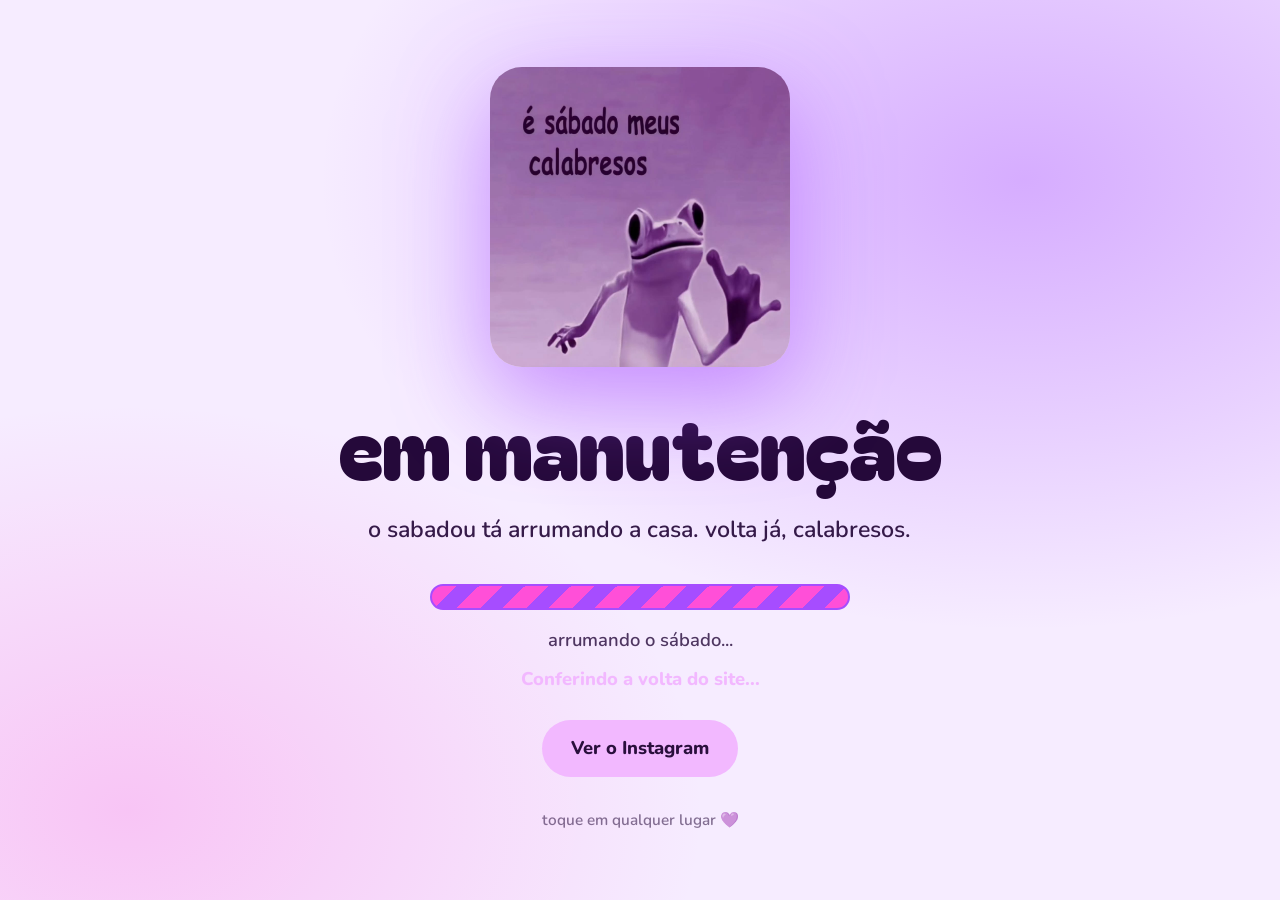
<file: manutencao.html>
<!DOCTYPE html>
<html lang="pt-BR" data-package-site="atualizacao">
<head>
<meta charset="utf-8">
<link rel="icon" type="image/png" href="img/sabadou-favicon.png?v=build-20261013111155-a2d26490">
<meta name="viewport" content="width=device-width, initial-scale=1, viewport-fit=cover">
<meta name="robots" content="noindex">
<title>Sabadou — voltamos já</title>
<link rel="stylesheet" href="https://fonts.googleapis.com/css2?family=Bagel+Fat+One&family=Nunito:wght@600;800&display=swap">
<script src="js/sabadou-site-links.js?v=build-20261013111155-a2d26490"></script>
<script src="config.js?v=build-20261013111155-a2d26490"></script>
<script src="js/sabadou-maintenance.js?v=build-20261013111155-a2d26490"></script>
<script src="js/sabadou-maintenance-auth.js?v=build-20261013111155-a2d26490" defer></script>
<script>
document.documentElement.dataset.maintenanceCheck='pending';
const revealMaintenance=()=>delete document.documentElement.dataset.maintenanceCheck;
(async()=>{try{
  const settings=await window.SabadouMaintenance.read();
  if(!window.SabadouMaintenance.isActive(settings)){location.replace(window.SabadouSiteLinks.home);return}
}catch(e){console.warn('Não foi possível verificar o modo de manutenção.',e)}revealMaintenance()})();
</script>
<style>html[data-maintenance-check="pending"] body{visibility:hidden}</style>

<style>
:root{
  --bg:#12061f;
  --ink:#f6ecff;
  --pur:#a64dff;
  --hot:#ff4fd8;
  --lil:#f2b8ff;
  --disp:"Bagel Fat One","Arial Black",Impact,sans-serif;
  --sans:"Nunito",system-ui,sans-serif
}

@media (prefers-color-scheme:light){
  :root:not([data-theme="dark"]){
    --bg:#f6ecff;
    --ink:#25093a
  }
}

:root[data-theme="dark"]{
  --bg:#12061f;
  --ink:#f6ecff
}

*{
  box-sizing:border-box
}

html{
  min-height:100%;
  -webkit-text-size-adjust:100%;
  text-size-adjust:100%
}

body{
  min-height:100vh;
  min-height:100svh;
  margin:0;
  background:
    radial-gradient(55% 50% at 80% 20%,rgba(166,77,255,.4),transparent),
    radial-gradient(45% 45% at 10% 90%,rgba(255,79,216,.25),transparent),
    var(--bg);
  color:var(--ink);
  font:600 1.15rem/1.55 var(--sans);
  overflow-x:hidden
}

main{
  min-height:100vh;
  min-height:100svh;
  display:grid;
  grid-template-columns:minmax(0,1fr);
  place-items:center;
  text-align:center;
  padding:
    calc(env(safe-area-inset-top,0px) + 24px)
    calc(env(safe-area-inset-right,0px) + clamp(16px,4vw,24px))
    calc(env(safe-area-inset-bottom,0px) + 24px)
    calc(env(safe-area-inset-left,0px) + clamp(16px,4vw,24px))
}

.box{
  width:100%;
  max-width:640px;
  min-width:0;
  margin-inline:auto;
  overflow-wrap:anywhere
}

.fr{
  width:min(62vw,300px);
  max-width:100%;
  margin:0 auto 2rem;
  border-radius:32px;
  overflow:hidden;
  box-shadow:0 30px 90px rgba(166,77,255,.55);
  transform:
    perspective(900px)
    rotateX(var(--rx,0deg))
    rotateY(var(--ry,0deg));
  transition:transform .15s
}

.fr img{
  display:block;
  width:100%
}

/* O título acompanha a largura disponível sem alargar o palco no celular. */
h1{
  font:400 clamp(1.8rem,8.8vw,5.4rem)/1.05 var(--disp);
  letter-spacing:-.01em;
  margin:0;
  white-space:normal;
  text-wrap:balance;
}

h1 span{
  display:inline-block;
  white-space:nowrap;
  animation:bob 2.4s ease-in-out infinite;
  animation-delay:calc(var(--i)*90ms)
}

@keyframes bob{
  50%{
    transform:translateY(-8px)
  }
}

#frase{
  font-size:clamp(1.15rem,3vw,1.45rem);
  margin:1.4rem auto 0;
  max-width:24em;
  opacity:.92
}

.tape{
  height:26px;
  margin:2.2rem auto 1rem;
  max-width:420px;
  border-radius:99px;
  border:2px solid var(--pur);
  overflow:hidden;
  background:
    repeating-linear-gradient(
      -45deg,
      var(--pur) 0 16px,
      var(--hot) 16px 32px
    );
  background-size:46px 46px;
  animation:run 1s linear infinite
}

@keyframes run{
  to{
    background-position:46px 0
  }
}

#st{
  min-height:1.6em;
  opacity:.8
}

#volta{
  min-height:1.6em;
  margin-top:.6rem;
  font-weight:800;
  color:var(--lil)
}

.cta{
  display:inline-block;
  max-width:100%;
  margin-top:1.6rem;
  font:inherit;
  font-weight:800;
  text-decoration:none;
  color:#2a0f3d;
  background:var(--lil);
  border-radius:99px;
  padding:.9rem 1.8rem;
  transition:transform .2s,box-shadow .2s
}

.cta:hover{
  transform:translateY(-3px);
  box-shadow:0 0 36px var(--lil)
}

.cta:focus-visible{
  outline:3px solid var(--hot);
  outline-offset:3px
}

small{
  display:block;
  margin-top:2rem;
  opacity:.55
}

.ht{
  position:fixed;
  pointer-events:none;
  width:30px;
  height:30px;
  color:var(--hot);
  animation:fly 1.3s ease-out forwards
}

@keyframes fly{
  to{
    transform:
      translate(var(--dx),-220px)
      rotate(var(--r))
      scale(1.3);
    opacity:0
  }
}

@media (prefers-reduced-motion:reduce){
  h1 span,
  .tape{
    animation:none
  }

  .fr{
    transition:none
  }
}
</style>
</head>

<body>

<main>
  <div class="box">

    <div class="fr" id="fr">
      <img
        src="img/sabadou-classico.jpg"
        alt="Sabadou, o bacano roxo"
        onerror="this.parentNode.style.display='none'"
      >
    </div>

    <h1 id="titulo" aria-label="em manutenção"></h1>

    <p id="frase">
      o sabadou tá arrumando a casa. volta já, calabresos.
    </p>

    <div class="tape" role="presentation"></div>

    <div id="st" aria-live="polite">
      arrumando o sábado...
    </div>

    <div id="volta"></div>

    <a
      class="cta"
      id="ig"
      href="https://www.instagram.com/sabadouofficiall/"
      target="_blank"
      rel="noopener"
    >
      Ver o Instagram
    </a>

    <dialog id="admin-login" style="border:2px solid var(--pur);border-radius:24px;background:var(--bg);color:var(--ink);padding:1.4rem;width:min(92vw,420px)">
      <form id="admin-login-form">
        <h3 style="font:400 1.8rem var(--disp);margin-bottom:1rem">entrar</h3>
        <input id="admin-email" type="email" placeholder="E-mail" autocomplete="username" required style="display:block;width:100%;margin:.7rem 0;padding:.8rem 1rem;border:2px solid var(--pur);border-radius:14px;background:var(--bg);color:var(--ink);font:inherit">
        <input id="admin-password" type="password" placeholder="Senha" autocomplete="current-password" required style="display:block;width:100%;margin:.7rem 0;padding:.8rem 1rem;border:2px solid var(--pur);border-radius:14px;background:var(--bg);color:var(--ink);font:inherit">
        <p id="admin-login-status" aria-live="polite" style="min-height:1.5em;font-size:.95rem;overflow-wrap:anywhere"></p>
        <button class="cta" type="submit">continuar</button>
        <button class="cta" type="button" id="admin-login-close" style="background:transparent;color:var(--ink)">fechar</button>
      </form>
    </dialog>

    <small>
      toque em qualquer lugar 💜
    </small>

  </div>
</main>

<script>

/* ===== EDITE AQUI ===== */

const CONFIG={
  titulo:'em manutenção',
  frase:'o sabadou tá arrumando a casa. volta já, calabresos.',
  instagram:'https://www.instagram.com/sabadouofficiall/',
  status:[
    'arrumando o sábado...',
    'ajustando os calabresos...',
    'dando polimento no bacano...',
    'quase lá...'
  ]
};

/* ====================== */

const $=s=>document.querySelector(s);
const still=matchMedia('(prefers-reduced-motion: reduce)').matches;

// Atalho discreto: cinco toques rápidos no título abrem o login.
let adminTaps=0,adminTapTimer;
$('#titulo').addEventListener('click',()=>{adminTaps++;clearTimeout(adminTapTimer);if(adminTaps>=5){adminTaps=0;$('#admin-login').showModal();$('#admin-email').focus()}else adminTapTimer=setTimeout(()=>adminTaps=0,2200)});
$('#admin-login-close').onclick=()=>$('#admin-login').close();
$('#admin-login-form').onsubmit=async e=>{
  e.preventDefault();const status=$('#admin-login-status'),button=e.submitter||$('#admin-login-form button[type="submit"]');button.disabled=true;status.textContent='Verificando...';
  try{
    const c=typeof SITE_CONFIG!=='undefined'?SITE_CONFIG:(window.SITE_CONFIG||{});if(!c.supabaseUrl||!c.supabaseKey)throw new Error('Login indisponível.');
    const client=await window.SabadouMaintenanceAuth.getClient();
    const login=await client.auth.signInWithPassword({email:$('#admin-email').value.trim(),password:$('#admin-password').value});
    if(login.error)throw new Error('E-mail ou senha incorretos.');
    const check=await client.from('admins').select('user_id').eq('user_id',login.data.user.id).maybeSingle();
    if(check.error||!check.data){await client.auth.signOut();throw new Error('Essa conta não tem acesso de administrador.');}
    status.textContent='Acesso confirmado.';location.replace(window.SabadouSiteLinks.home);
  }catch(error){status.textContent=error.message||'Não foi possível entrar.';button.disabled=false}
};

$('#titulo').innerHTML=[...CONFIG.titulo]
  .map((c,i)=>
    c===' '
      ? ' '
      : `<span style="--i:${i}" aria-hidden="true">${c}</span>`
  )
  .join('');

$('#titulo').setAttribute(
  'aria-label',
  CONFIG.titulo
);

$('#frase').textContent=CONFIG.frase;
$('#ig').href=CONFIG.instagram;

let k=0;
const st=$('#st');

st.textContent=CONFIG.status[0];

setInterval(()=>{
  k=(k+1)%CONFIG.status.length;
  st.textContent=CONFIG.status[k]
},2600);


/* previsão de volta */

function volta(){
  const settings=window.SabadouMaintenance.state;
  const deadline=window.SabadouMaintenance.deadline(settings);
  const retorno=new Date(deadline),t=retorno-Date.now(),el=$('#volta');
  if(!deadline||!Number.isFinite(t)){el.textContent='voltamos em breve, calabresos.';return}
  if(t<=0){el.textContent='Conferindo a volta do site...';return}
  const total=Math.ceil(t/1000),d=Math.floor(total/86400),h=Math.floor(total%86400/3600),m=Math.floor(total%3600/60),s=total%60;
  el.textContent='volta em '+retorno.toLocaleDateString('pt-BR',{day:'2-digit',month:'2-digit',timeZone:'America/Sao_Paulo'})+
    ' às '+retorno.toLocaleTimeString('pt-BR',{hour:'2-digit',minute:'2-digit',timeZone:'America/Sao_Paulo'})+
    ' (Brasília) · faltam '+(d?d+'d ':'')+(h||d?h+'h ':'')+m+'min '+s+'s';
}
function updateReturn(){
  const settings=window.SabadouMaintenance.state;
  if(settings&&!window.SabadouMaintenance.isActive(settings)){location.replace(window.SabadouSiteLinks.home);return}
  volta();
}
window.addEventListener('sabadou:maintenance',updateReturn);
updateReturn();
setInterval(volta,1000);
// Busca alterações feitas pelo admin enquanto a pessoa espera nesta página.
setInterval(()=>{if(!document.hidden)window.SabadouMaintenance.read().catch(error=>console.warn('Não foi possível atualizar a volta.',error))},15000);


/* inclinação do bacano */

const fr=$('#fr');

addEventListener('pointermove',e=>{

  if(still)return;

  fr.style.setProperty(
    '--ry',
    (e.clientX/innerWidth-.5)*22+'deg'
  );

  fr.style.setProperty(
    '--rx',
    (.5-e.clientY/innerHeight)*22+'deg'
  )

});


/* corações ao tocar */

addEventListener('pointerdown',e=>{

  if(e.target.closest('a,button,input,label,dialog'))return;

  for(let i=0;i<5;i++){

    const s=document.createElementNS(
      'http://www.w3.org/2000/svg',
      'svg'
    );

    s.setAttribute(
      'viewBox',
      '0 0 24 24'
    );

    s.setAttribute(
      'class',
      'ht'
    );

    s.innerHTML=
      '<path fill="currentColor" d="M12 21s-7.5-4.6-9.6-9.2C.9 8.6 2.6 5 6 5c2.1 0 3.4 1.2 4 2.3C10.600 6.200 11.900 5 14 5c3.400 0 5.100 3.600 3.600 6.800C19.500 16.400 12 21 12 21z" transform="translate(0 0)"/>';

    s.style.left=e.clientX-15+'px';
    s.style.top=e.clientY-15+'px';

    s.style.setProperty(
      '--dx',
      (Math.random()-.5)*200+'px'
    );

    s.style.setProperty(
      '--r',
      (Math.random()-.5)*80+'deg'
    );

    s.style.color=[
      '#a64dff',
      '#ff4fd8',
      '#f2b8ff'
    ][i%3];

    s.onanimationend=()=>s.remove();

    document.body.appendChild(s)
  }

});

</script>

</body>
</html>
</file>
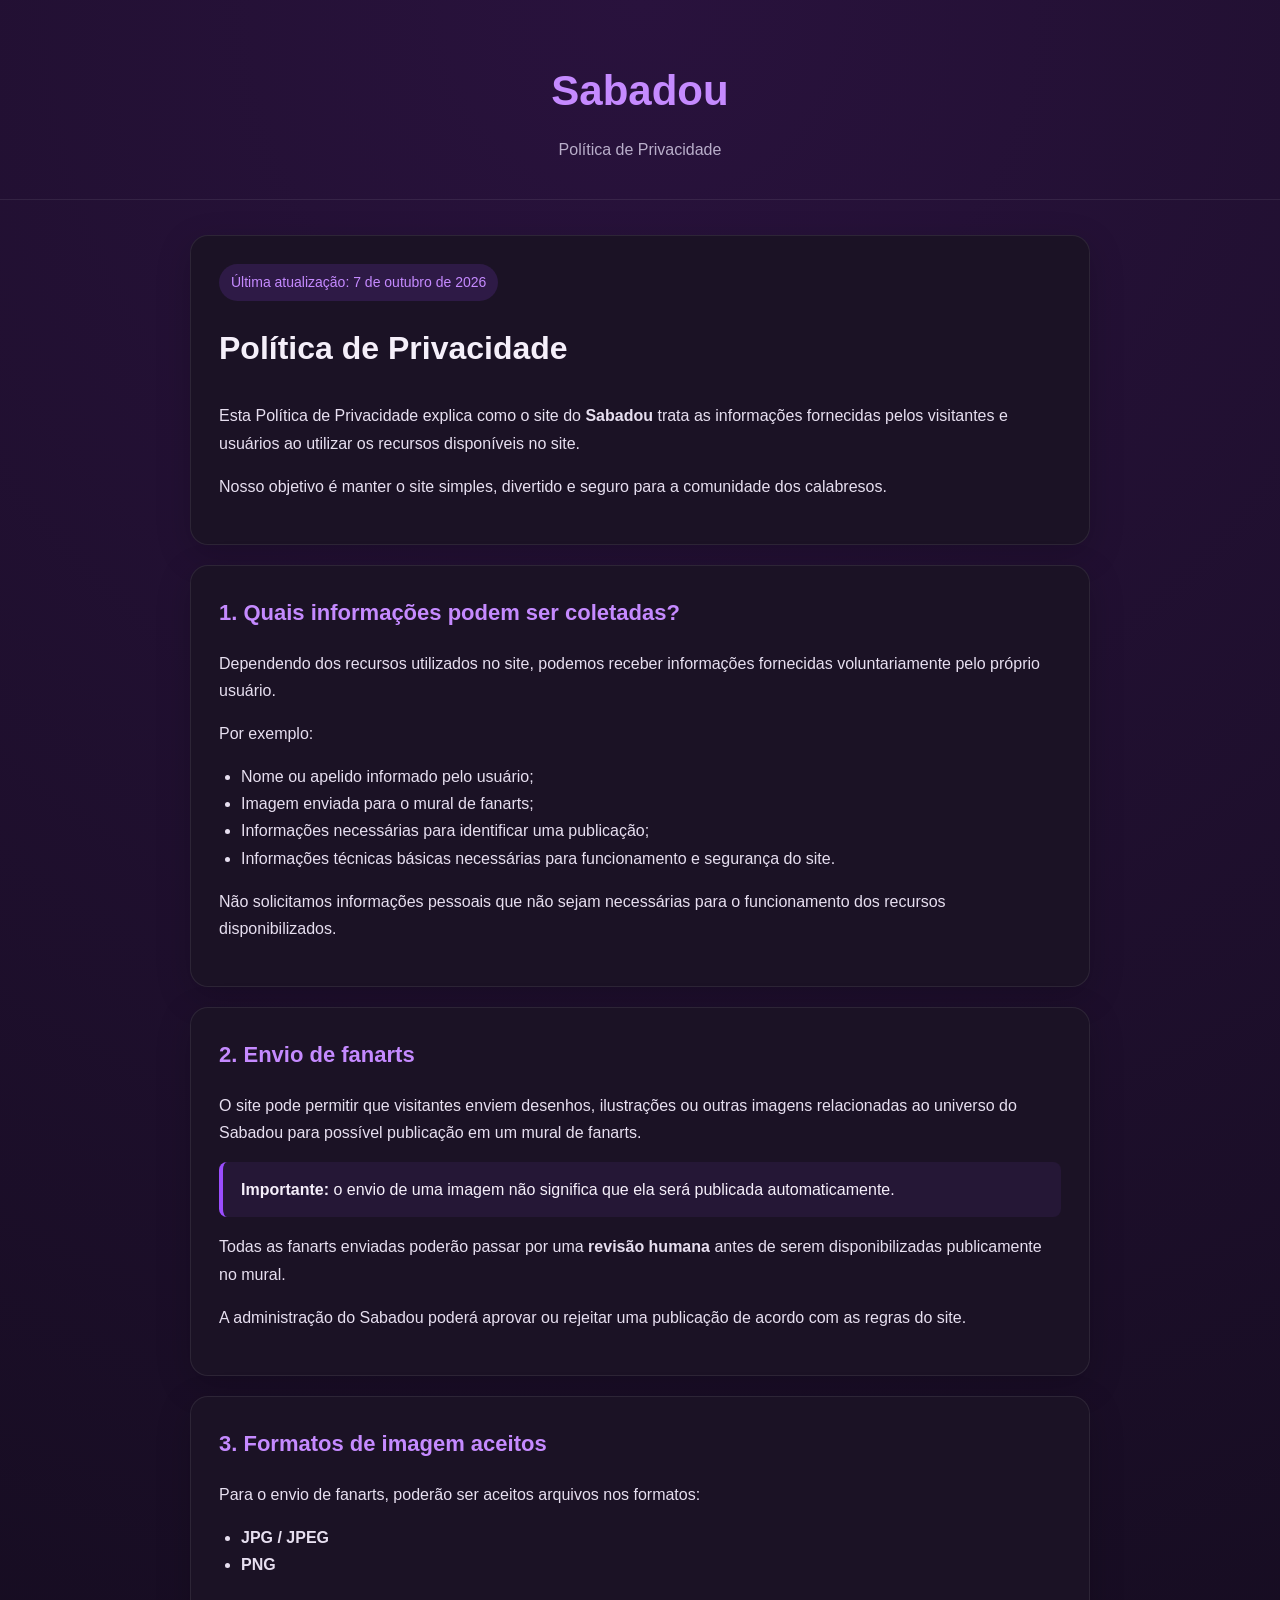
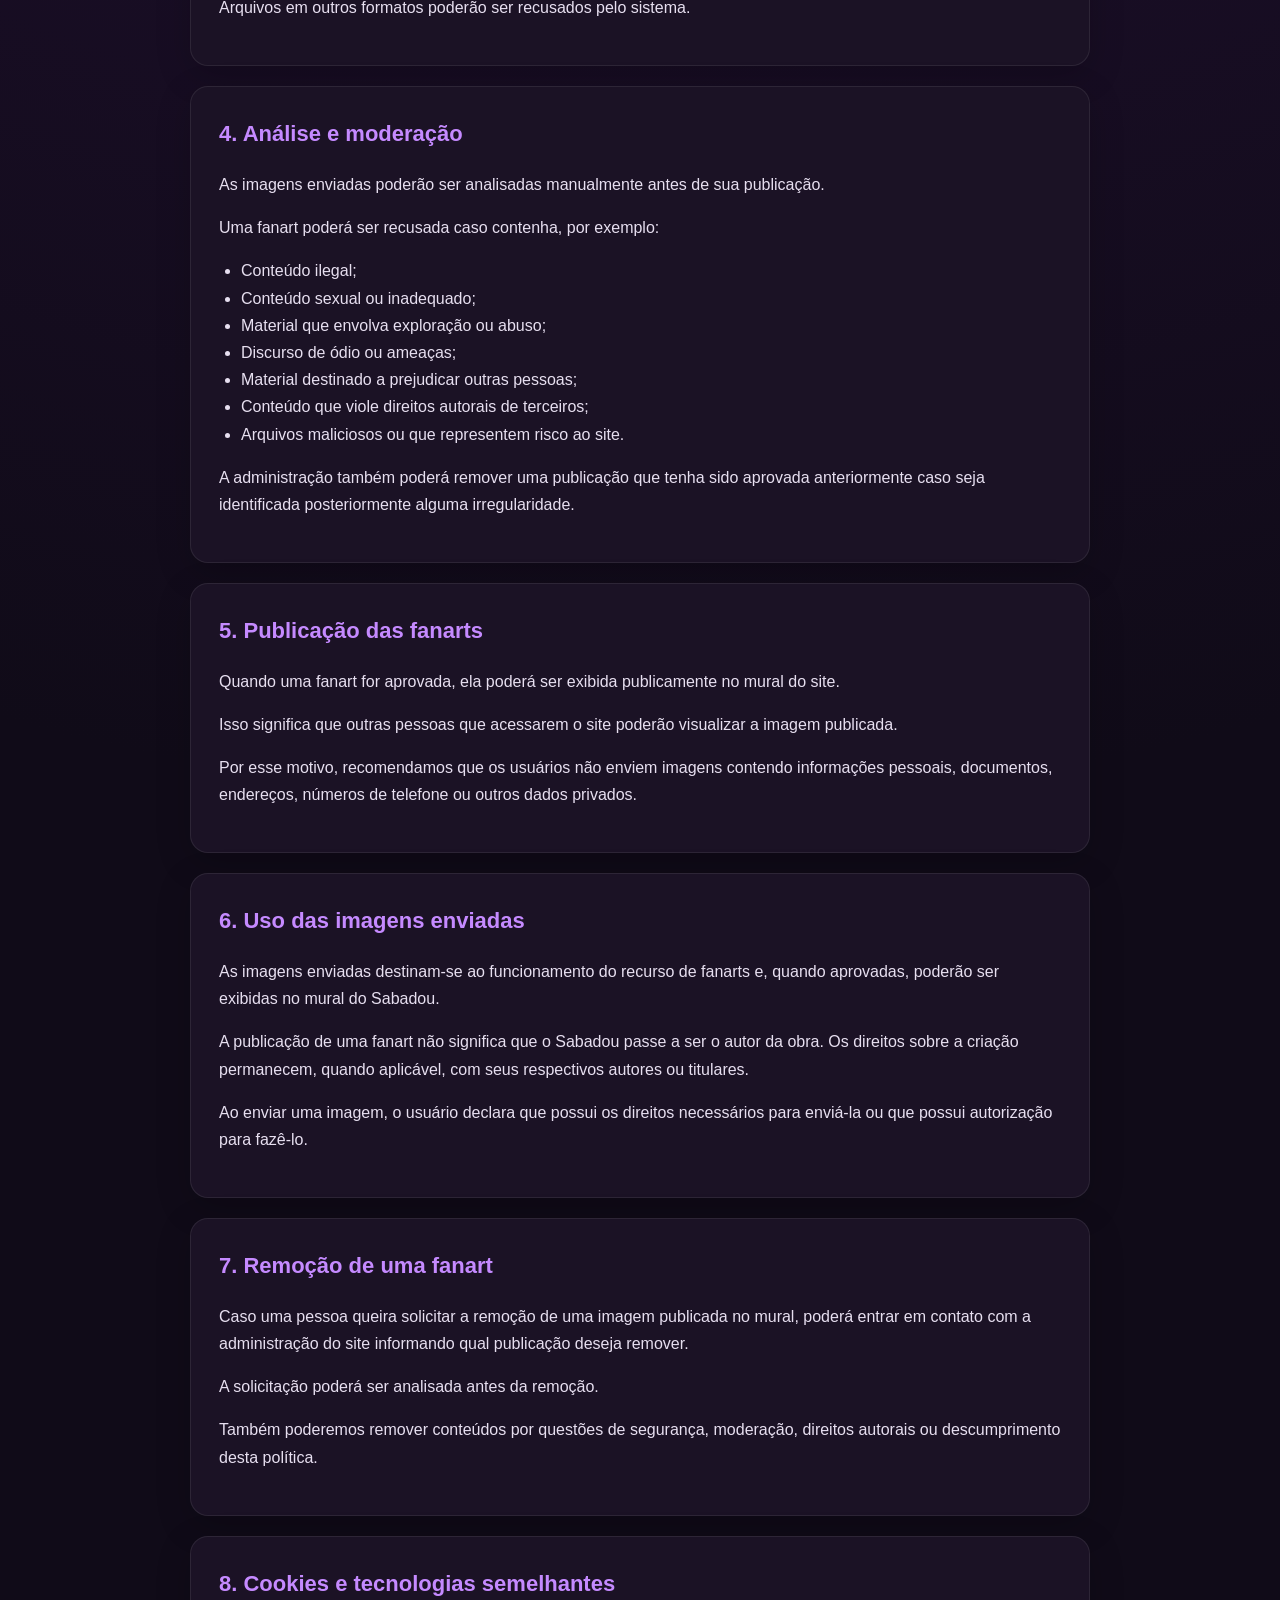
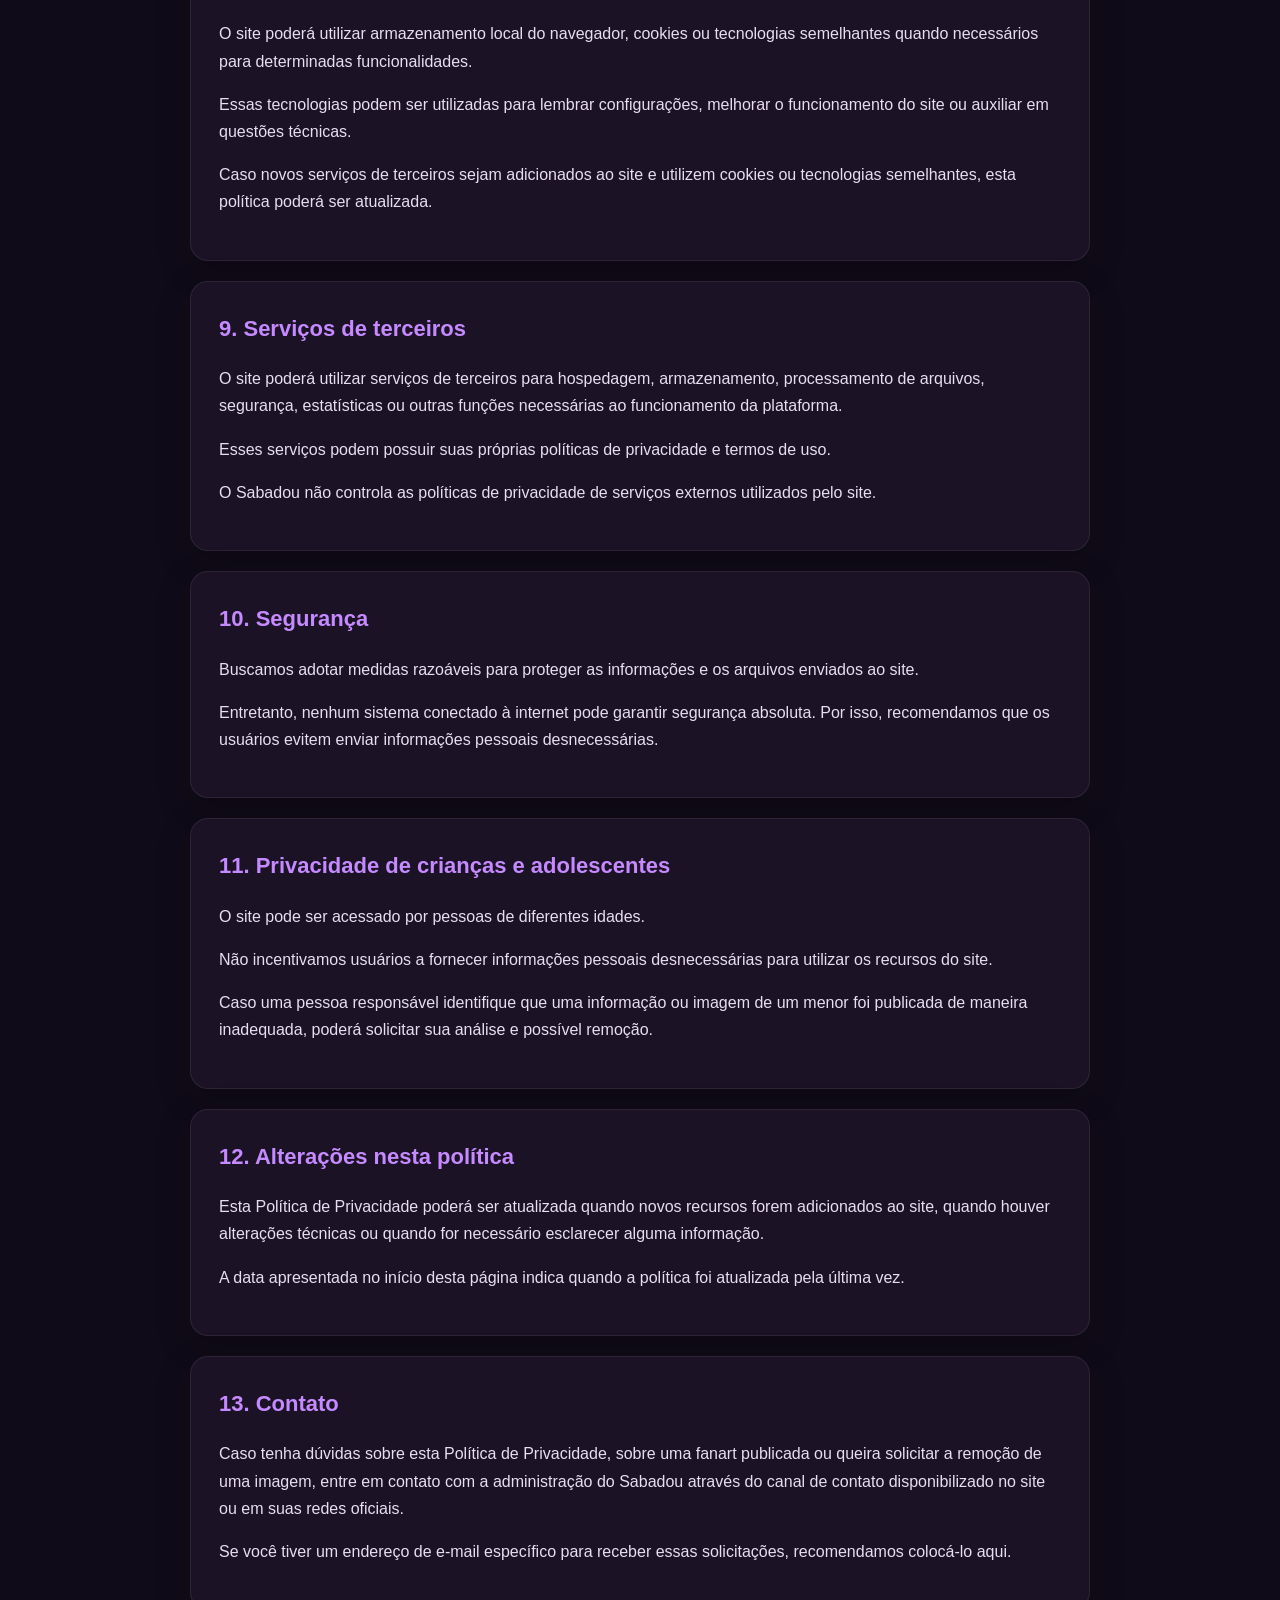
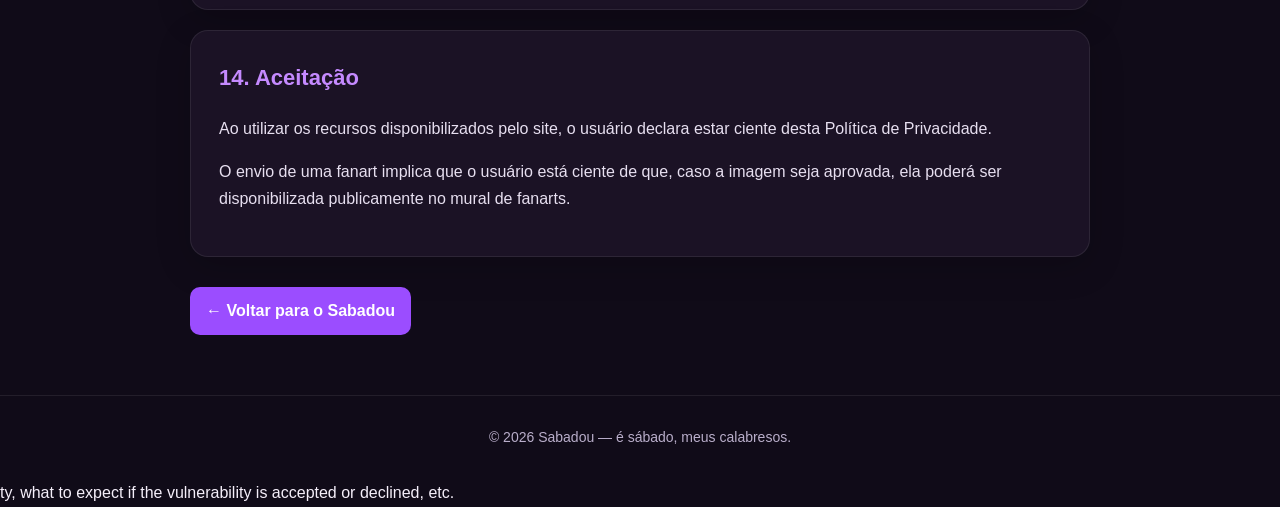
<file: privacy.html>
<!DOCTYPE html>
<html lang="pt-BR">
<head>
  <meta charset="UTF-8">
  <link rel="icon" type="image/png" href="img/sabadou-favicon.png?v=build-20261013111155-a2d26490">
  <meta name="viewport" content="width=device-width, initial-scale=1.0">

  <title>Política de Privacidade — Sabadou</title>

  <meta
    name="description"
    content="Política de Privacidade do site oficial do Sabadou."
  >

  <style>
    :root {
      --bg: #100b18;
      --card: #1b1225;
      --primary: #9b4dff;
      --primary-light: #c58aff;
      --text: #f5effa;
      --muted: #b9aeca;
      --border: rgba(255,255,255,0.08);
    }

    * {
      box-sizing: border-box;
    }

    html {
      scroll-behavior: smooth;
    }

    body {
      margin: 0;
      font-family: Arial, Helvetica, sans-serif;
      background:
        radial-gradient(circle at top, #29123d 0%, var(--bg) 45%);
      color: var(--text);
      line-height: 1.7;
    }

    header {
      padding: 55px 20px 35px;
      text-align: center;
      border-bottom: 1px solid var(--border);
    }

    .logo {
      font-size: 42px;
      font-weight: 900;
      color: var(--primary-light);
      margin-bottom: 10px;
    }

    header p {
      color: var(--muted);
      margin: 0;
    }

    main {
      width: min(900px, calc(100% - 32px));
      margin: 35px auto 60px;
    }

    section {
      background: var(--card);
      border: 1px solid var(--border);
      border-radius: 18px;
      padding: 28px;
      margin-bottom: 20px;
      box-shadow: 0 10px 35px rgba(0,0,0,0.18);
    }

    h1 {
      font-size: 32px;
      margin-top: 0;
    }

    h2 {
      color: var(--primary-light);
      font-size: 22px;
      margin-top: 0;
    }

    p, li {
      color: #e7dff0;
    }

    ul {
      padding-left: 22px;
    }

    a {
      color: var(--primary-light);
      text-decoration: none;
    }

    a:hover {
      text-decoration: underline;
    }

    .updated {
      display: inline-block;
      padding: 7px 12px;
      border-radius: 999px;
      background: rgba(155, 77, 255, 0.15);
      color: var(--primary-light);
      font-size: 14px;
      margin-bottom: 20px;
    }

    .highlight {
      border-left: 4px solid var(--primary);
      padding: 14px 18px;
      background: rgba(155, 77, 255, 0.08);
      border-radius: 8px;
    }

    footer {
      text-align: center;
      padding: 30px 20px;
      border-top: 1px solid var(--border);
      color: var(--muted);
      font-size: 14px;
    }

    .back {
      display: inline-block;
      margin-top: 10px;
      padding: 10px 16px;
      border-radius: 10px;
      background: var(--primary);
      color: white;
      font-weight: bold;
    }

    .back:hover {
      text-decoration: none;
      opacity: 0.9;
    }

    @media (max-width: 600px) {
      header {
        padding: 40px 16px 25px;
      }

      .logo {
        font-size: 34px;
      }

      section {
        padding: 22px;
      }

      h1 {
        font-size: 27px;
      }
    }
  </style>
<script src="js/sabadou-site-links.js?v=build-20261013111155-a2d26490"></script>
</head>

<body>

  <header>
    <div class="logo">Sabadou</div>
    <p>Política de Privacidade</p>
  </header>

  <main>

    <section>
      <span class="updated">
        Última atualização: 7 de outubro de 2026
      </span>

      <h1>Política de Privacidade</h1>

      <p>
        Esta Política de Privacidade explica como o site do
        <strong>Sabadou</strong> trata as informações fornecidas pelos
        visitantes e usuários ao utilizar os recursos disponíveis no site.
      </p>

      <p>
        Nosso objetivo é manter o site simples, divertido e seguro para
        a comunidade dos calabresos.
      </p>
    </section>


    <section>
      <h2>1. Quais informações podem ser coletadas?</h2>

      <p>
        Dependendo dos recursos utilizados no site, podemos receber
        informações fornecidas voluntariamente pelo próprio usuário.
      </p>

      <p>Por exemplo:</p>

      <ul>
        <li>Nome ou apelido informado pelo usuário;</li>
        <li>Imagem enviada para o mural de fanarts;</li>
        <li>Informações necessárias para identificar uma publicação;</li>
        <li>Informações técnicas básicas necessárias para funcionamento e segurança do site.</li>
      </ul>

      <p>
        Não solicitamos informações pessoais que não sejam necessárias
        para o funcionamento dos recursos disponibilizados.
      </p>
    </section>


    <section>
      <h2>2. Envio de fanarts</h2>

      <p>
        O site pode permitir que visitantes enviem desenhos, ilustrações
        ou outras imagens relacionadas ao universo do Sabadou para
        possível publicação em um mural de fanarts.
      </p>

      <div class="highlight">
        <strong>Importante:</strong>
        o envio de uma imagem não significa que ela será publicada
        automaticamente.
      </div>

      <p>
        Todas as fanarts enviadas poderão passar por uma
        <strong>revisão humana</strong> antes de serem disponibilizadas
        publicamente no mural.
      </p>

      <p>
        A administração do Sabadou poderá aprovar ou rejeitar uma
        publicação de acordo com as regras do site.
      </p>
    </section>


    <section>
      <h2>3. Formatos de imagem aceitos</h2>

      <p>
        Para o envio de fanarts, poderão ser aceitos arquivos nos formatos:
      </p>

      <ul>
        <li><strong>JPG / JPEG</strong></li>
        <li><strong>PNG</strong></li>
      </ul>

      <p>
        Arquivos em outros formatos poderão ser recusados pelo sistema.
      </p>
    </section>


    <section>
      <h2>4. Análise e moderação</h2>

      <p>
        As imagens enviadas poderão ser analisadas manualmente antes
        de sua publicação.
      </p>

      <p>
        Uma fanart poderá ser recusada caso contenha, por exemplo:
      </p>

      <ul>
        <li>Conteúdo ilegal;</li>
        <li>Conteúdo sexual ou inadequado;</li>
        <li>Material que envolva exploração ou abuso;</li>
        <li>Discurso de ódio ou ameaças;</li>
        <li>Material destinado a prejudicar outras pessoas;</li>
        <li>Conteúdo que viole direitos autorais de terceiros;</li>
        <li>Arquivos maliciosos ou que representem risco ao site.</li>
      </ul>

      <p>
        A administração também poderá remover uma publicação que tenha
        sido aprovada anteriormente caso seja identificada posteriormente
        alguma irregularidade.
      </p>
    </section>


    <section>
      <h2>5. Publicação das fanarts</h2>

      <p>
        Quando uma fanart for aprovada, ela poderá ser exibida
        publicamente no mural do site.
      </p>

      <p>
        Isso significa que outras pessoas que acessarem o site poderão
        visualizar a imagem publicada.
      </p>

      <p>
        Por esse motivo, recomendamos que os usuários não enviem imagens
        contendo informações pessoais, documentos, endereços, números de
        telefone ou outros dados privados.
      </p>
    </section>


    <section>
      <h2>6. Uso das imagens enviadas</h2>

      <p>
        As imagens enviadas destinam-se ao funcionamento do recurso de
        fanarts e, quando aprovadas, poderão ser exibidas no mural do
        Sabadou.
      </p>

      <p>
        A publicação de uma fanart não significa que o Sabadou passe a
        ser o autor da obra. Os direitos sobre a criação permanecem,
        quando aplicável, com seus respectivos autores ou titulares.
      </p>

      <p>
        Ao enviar uma imagem, o usuário declara que possui os direitos
        necessários para enviá-la ou que possui autorização para fazê-lo.
      </p>
    </section>


    <section>
      <h2>7. Remoção de uma fanart</h2>

      <p>
        Caso uma pessoa queira solicitar a remoção de uma imagem publicada
        no mural, poderá entrar em contato com a administração do site
        informando qual publicação deseja remover.
      </p>

      <p>
        A solicitação poderá ser analisada antes da remoção.
      </p>

      <p>
        Também poderemos remover conteúdos por questões de segurança,
        moderação, direitos autorais ou descumprimento desta política.
      </p>
    </section>


    <section>
      <h2>8. Cookies e tecnologias semelhantes</h2>

      <p>
        O site poderá utilizar armazenamento local do navegador,
        cookies ou tecnologias semelhantes quando necessários para
        determinadas funcionalidades.
      </p>

      <p>
        Essas tecnologias podem ser utilizadas para lembrar configurações,
        melhorar o funcionamento do site ou auxiliar em questões técnicas.
      </p>

      <p>
        Caso novos serviços de terceiros sejam adicionados ao site e
        utilizem cookies ou tecnologias semelhantes, esta política poderá
        ser atualizada.
      </p>
    </section>


    <section>
      <h2>9. Serviços de terceiros</h2>

      <p>
        O site poderá utilizar serviços de terceiros para hospedagem,
        armazenamento, processamento de arquivos, segurança, estatísticas
        ou outras funções necessárias ao funcionamento da plataforma.
      </p>

      <p>
        Esses serviços podem possuir suas próprias políticas de privacidade
        e termos de uso.
      </p>

      <p>
        O Sabadou não controla as políticas de privacidade de serviços
        externos utilizados pelo site.
      </p>
    </section>


    <section>
      <h2>10. Segurança</h2>

      <p>
        Buscamos adotar medidas razoáveis para proteger as informações
        e os arquivos enviados ao site.
      </p>

      <p>
        Entretanto, nenhum sistema conectado à internet pode garantir
        segurança absoluta. Por isso, recomendamos que os usuários
        evitem enviar informações pessoais desnecessárias.
      </p>
    </section>


    <section>
      <h2>11. Privacidade de crianças e adolescentes</h2>

      <p>
        O site pode ser acessado por pessoas de diferentes idades.
      </p>

      <p>
        Não incentivamos usuários a fornecer informações pessoais
        desnecessárias para utilizar os recursos do site.
      </p>

      <p>
        Caso uma pessoa responsável identifique que uma informação ou
        imagem de um menor foi publicada de maneira inadequada, poderá
        solicitar sua análise e possível remoção.
      </p>
    </section>


    <section>
      <h2>12. Alterações nesta política</h2>

      <p>
        Esta Política de Privacidade poderá ser atualizada quando novos
        recursos forem adicionados ao site, quando houver alterações
        técnicas ou quando for necessário esclarecer alguma informação.
      </p>

      <p>
        A data apresentada no início desta página indica quando a política
        foi atualizada pela última vez.
      </p>
    </section>


    <section>
      <h2>13. Contato</h2>

      <p>
        Caso tenha dúvidas sobre esta Política de Privacidade, sobre uma
        fanart publicada ou queira solicitar a remoção de uma imagem,
        entre em contato com a administração do Sabadou através do canal
        de contato disponibilizado no site ou em suas redes oficiais.
      </p>

      <p>
        Se você tiver um endereço de e-mail específico para receber essas
        solicitações, recomendamos colocá-lo aqui.
      </p>
    </section>


    <section>
      <h2>14. Aceitação</h2>

      <p>
        Ao utilizar os recursos disponibilizados pelo site, o usuário
        declara estar ciente desta Política de Privacidade.
      </p>

      <p>
        O envio de uma fanart implica que o usuário está ciente de que,
        caso a imagem seja aprovada, ela poderá ser disponibilizada
        publicamente no mural de fanarts.
      </p>
    </section>

    <a class="back" href="index.html">
      ← Voltar para o Sabadou
    </a>

  </main>

  <footer>
    © 2026 Sabadou — é sábado, meus calabresos.
  </footer>

</body>
</html>ty, what to expect if the vulnerability is accepted or
declined, etc.
</file>
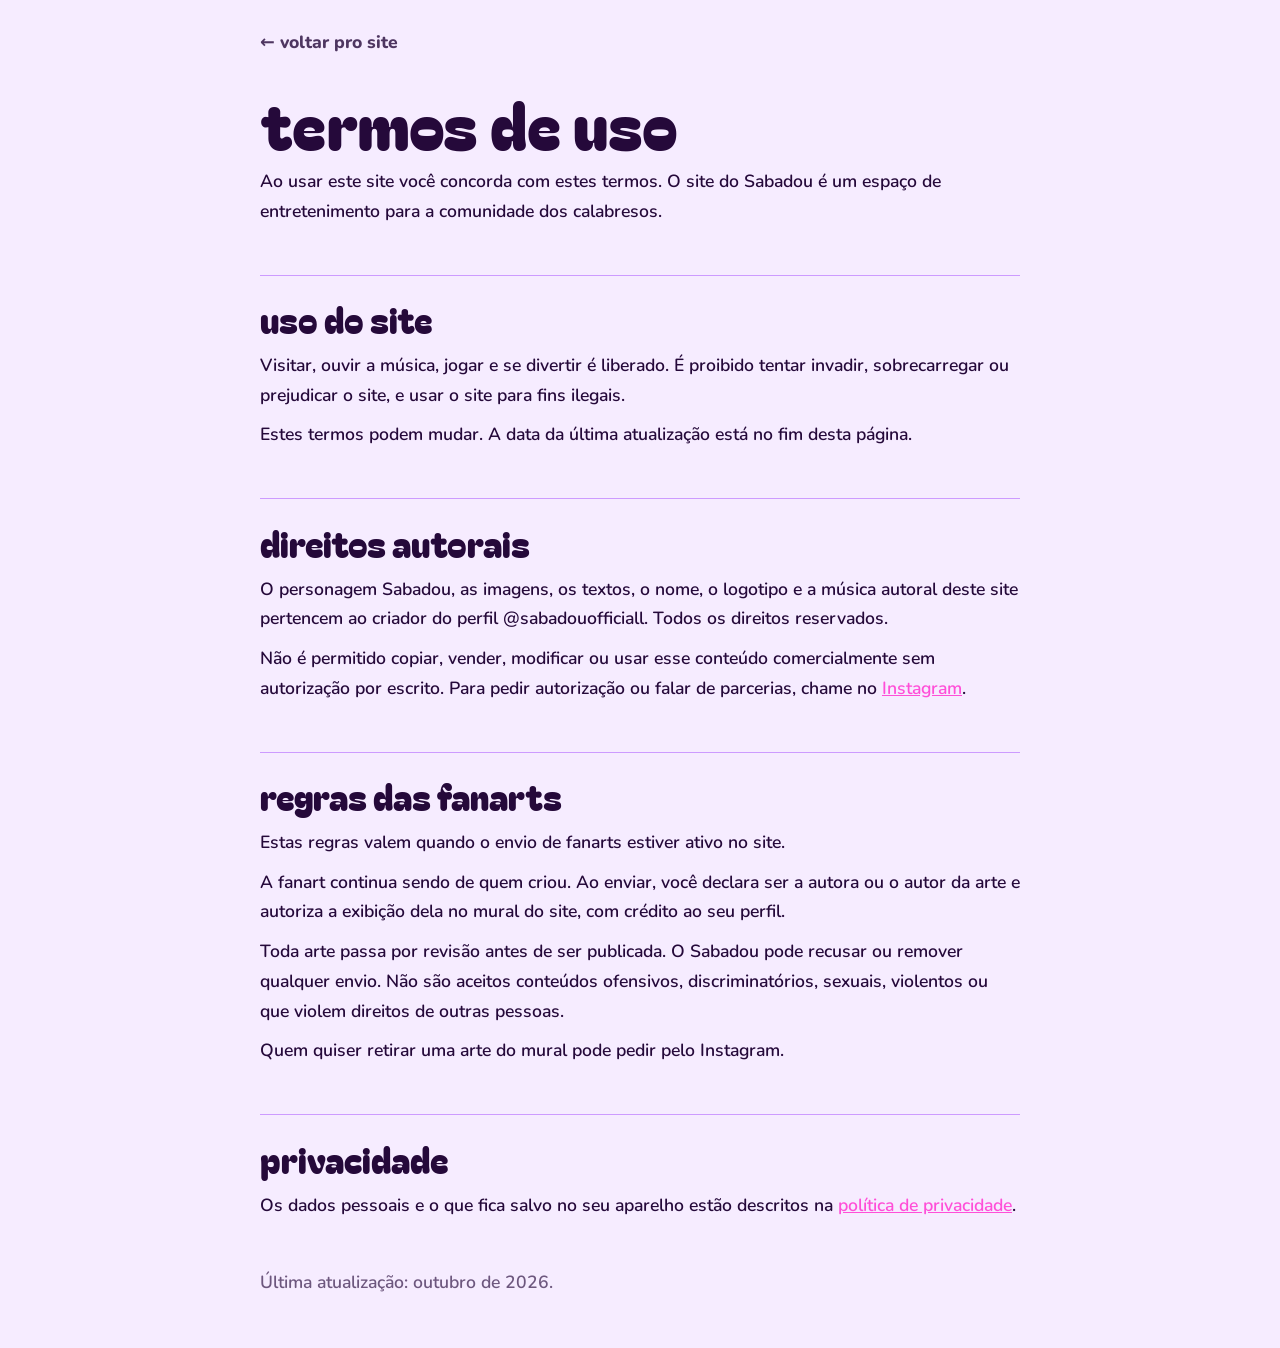
<file: termos.html>
<!DOCTYPE html>
<html lang="pt-BR">
<head>
<meta charset="utf-8">
<link rel="icon" type="image/png" href="img/sabadou-favicon.png?v=build-20261013111155-a2d26490">
<meta name="viewport" content="width=device-width, initial-scale=1, viewport-fit=cover">
<title>Termos de uso — Sabadou</title>
<link rel="stylesheet" href="https://fonts.googleapis.com/css2?family=Bagel+Fat+One&family=Nunito:wght@600;800&display=swap">
<style>
:root{--bg:#12061f;--ink:#f6ecff;--pur:#a64dff;--hot:#ff4fd8;--lil:#f2b8ff;--line:rgba(166,77,255,.5);--disp:"Bagel Fat One","Arial Black",Impact,sans-serif;--sans:"Nunito",system-ui,sans-serif}
@media (prefers-color-scheme:light){:root:not([data-theme="dark"]){--bg:#f6ecff;--ink:#25093a}}
:root[data-theme="dark"]{--bg:#12061f;--ink:#f6ecff}
*{box-sizing:border-box}
html{scroll-behavior:smooth;scroll-padding-top:24px}
body{margin:0;background:var(--bg);color:var(--ink);font:600 1.1rem/1.7 var(--sans);padding:calc(env(safe-area-inset-top,0px) + 28px) 22px calc(env(safe-area-inset-bottom,0px) + 40px)}
main{max-width:760px;margin:0 auto}
a{color:var(--hot)}
.back{display:inline-block;margin-bottom:2rem;font-weight:800;text-decoration:none;color:var(--ink);opacity:.8}
.back:hover{opacity:1;color:var(--hot)}
h1,h2{font-family:var(--disp);font-weight:400;line-height:1.05;margin:0}
h1{font-size:clamp(2.4rem,8vw,4rem);margin-bottom:.6rem}
h2{font-size:clamp(1.6rem,4vw,2.2rem);margin:3rem 0 .8rem;padding-top:1.6rem;border-top:1px solid var(--line)}
p{margin:.6rem 0}
.up{opacity:.65;margin-top:3rem}
a:focus-visible{outline:3px solid var(--hot);outline-offset:3px}
@media (prefers-reduced-motion:reduce){html{scroll-behavior:auto}}
</style>
<script src="js/sabadou-site-links.js?v=build-20261013111155-a2d26490"></script>
</head>
<body>
<main>
  <a class="back" href="index.html">← voltar pro site</a>
  <h1>termos de uso</h1>
  <p>Ao usar este site você concorda com estes termos. O site do Sabadou é um espaço de entretenimento para a comunidade dos calabresos.</p>

  <h2 id="termos">uso do site</h2>
  <p>Visitar, ouvir a música, jogar e se divertir é liberado. É proibido tentar invadir, sobrecarregar ou prejudicar o site, e usar o site para fins ilegais.</p>
  <p>Estes termos podem mudar. A data da última atualização está no fim desta página.</p>

  <h2 id="direitos">direitos autorais</h2>
  <p>O personagem Sabadou, as imagens, os textos, o nome, o logotipo e a música autoral deste site pertencem ao criador do perfil @sabadouofficiall. Todos os direitos reservados.</p>
  <p>Não é permitido copiar, vender, modificar ou usar esse conteúdo comercialmente sem autorização por escrito. Para pedir autorização ou falar de parcerias, chame no <a href="https://www.instagram.com/sabadouofficiall/" target="_blank" rel="noopener">Instagram</a>.</p>

  <h2 id="fanarts">regras das fanarts</h2>
  <p>Estas regras valem quando o envio de fanarts estiver ativo no site.</p>
  <p>A fanart continua sendo de quem criou. Ao enviar, você declara ser a autora ou o autor da arte e autoriza a exibição dela no mural do site, com crédito ao seu perfil.</p>
  <p>Toda arte passa por revisão antes de ser publicada. O Sabadou pode recusar ou remover qualquer envio. Não são aceitos conteúdos ofensivos, discriminatórios, sexuais, violentos ou que violem direitos de outras pessoas.</p>
  <p>Quem quiser retirar uma arte do mural pode pedir pelo Instagram.</p>

  <h2 id="privacidade">privacidade</h2>
  <p>Os dados pessoais e o que fica salvo no seu aparelho estão descritos na <a href="privacy.html">política de privacidade</a>.</p>

  <p class="up">Última atualização: outubro de 2026.</p>
</main>
</body>
</html>
</file>
<file: css/sabadou-improvements.css>
.site-version{display:block;color:#fff;font:600 .72rem/1.5 var(--sans,system-ui,sans-serif);text-align:right;margin-top:1rem}
.update-notice{width:min(92vw,490px);position:fixed;padding:1.7rem;max-height:85svh;overflow-y:auto;box-shadow:0 24px 90px #0008}
.update-notice h2{font:400 clamp(1.8rem,6vw,2.5rem)/1.15 var(--disp,system-ui,sans-serif);margin:0 2rem 1rem 0}
.update-notice p{white-space:pre-wrap;overflow-wrap:anywhere;margin:0 0 1.4rem;font:600 1.1rem/1.55 var(--sans,system-ui,sans-serif)}
.update-notice .update-close{position:absolute;top:.65rem;right:.75rem;border:0;background:transparent;color:var(--ink,#fff);font:800 1.8rem/1 system-ui;padding:.5rem;cursor:pointer}
.update-notice::backdrop{background:#0a0014c9}.update-notice .cta{margin:0}
.update-confetti{position:fixed;inset:0;z-index:100;pointer-events:none;overflow:hidden}
.update-confetti i{position:absolute;top:-20px;width:9px;height:15px;animation:update-fall 2.7s ease-in forwards;animation-delay:var(--delay);background:var(--color);left:var(--left);border-radius:2px}
@keyframes update-fall{to{transform:translate(var(--drift),110vh) rotate(680deg);opacity:.2}}
.update-admin form{display:grid;gap:.8rem}.update-admin label{display:grid;gap:.35rem}.update-admin label.chk{display:flex;align-items:center}
.update-admin .update-targets{display:flex;flex-wrap:wrap;gap:1rem;margin:0;padding:.7rem;border:1px solid var(--line);border-radius:14px}
.update-admin .duration-fields{display:grid;grid-template-columns:1fr 1fr;gap:.6rem}.update-admin input,.update-admin select{min-width:0}
.active-updates-list{display:grid;gap:.7rem;margin:0;padding:0;list-style:none}
.active-updates-list li{display:flex;align-items:center;justify-content:space-between;gap:1rem;padding:1rem;border:1px solid var(--line);border-radius:18px;background:var(--card)}
.active-updates-list strong{min-width:0;font:800 1.05rem/1.4 var(--sans,system-ui,sans-serif);overflow-wrap:anywhere}
.active-updates-list time{flex-shrink:0;font:800 .95rem/1.4 var(--sans,system-ui,sans-serif);font-variant-numeric:tabular-nums;color:var(--lil)}
.active-updates-admin [data-list-status]:empty{display:none}
@media(max-width:600px){.active-updates-list li{align-items:flex-start;flex-direction:column;gap:.45rem}.active-updates-list time{font-size:.9rem}}
.section-explore{max-width:820px;margin:1rem auto 2rem;padding:1rem;border:1px solid var(--line);border-radius:20px;background:var(--card)}
.section-explore nav{display:flex;gap:.6rem;flex-wrap:wrap;margin-top:.6rem}.section-explore a{font-size:.95rem;margin:0}
.fanart-time{display:block;flex-basis:100%;font-size:.72rem;line-height:1.5;font-weight:600;opacity:.82;overflow-wrap:anywhere}
.fanart-audit{margin:1.5rem 0;padding:1rem;border:1px solid var(--line);border-radius:20px;overflow-x:auto}
.fanart-audit table{width:100%;min-width:680px;border-collapse:collapse}.fanart-audit th,.fanart-audit td{text-align:left;padding:.6rem;border-bottom:1px solid var(--line);font-size:.85rem}
@media(prefers-reduced-motion:reduce){.update-confetti{display:none}}
</file>
<file: css/sabadou-auth.css>
.fan-account-button{flex:0 0 auto;max-width:10rem;overflow:hidden;text-overflow:ellipsis;white-space:nowrap;font:inherit;font-size:1rem;font-weight:800;padding:.45rem .9rem;border:2px solid var(--lil);border-radius:99px;background:var(--lil);color:#2a0f3d;cursor:pointer}.fan-account-button:focus-visible{outline:3px solid var(--hot);outline-offset:3px}#ul{width:min(92vw,420px);max-height:calc(100svh - 32px);overflow-y:auto;padding:1.5rem}#ul .fld{width:100%;font-size:16px;margin:.4rem 0}#ul::backdrop{background:rgba(10,0,20,.78)}.account-hint{font-size:1rem;line-height:1.5;opacity:.85}.click-migrations{margin-top:1.5rem}.click-migrations .hint{margin:.8rem 0}.click-migrations-table{overflow:auto}.click-migrations table{width:100%;border-collapse:collapse;min-width:520px}.click-migrations th,.click-migrations td{padding:.6rem;text-align:left;border-bottom:1px solid var(--line)}@media(max-width:700px){.fan-account-button{max-width:8rem;font-size:.9rem;padding:.4rem .65rem}.nv{gap:.5rem}}
</file>
<file: css/sabadou-podium.css>
.podium-editor{margin:1.5rem 0 2rem}.podium-editor h3{font-size:1.8rem}.podium-editor>p{font-size:1rem}.podium-editor-mode{color:var(--lil);font-weight:800}.podium-editor-list{display:grid;gap:.7rem;margin:1rem 0 1.5rem}.podium-editor-row{display:flex;gap:.7rem;align-items:center;padding:.8rem;border:2px solid var(--line);border-radius:18px;background:var(--bg)}.podium-editor-row.dragging{border-color:var(--hot);background:var(--card)}.podium-editor-row img{width:60px;height:60px;object-fit:cover;border-radius:12px;pointer-events:none}.podium-editor-row>span{flex:1;min-width:0;overflow-wrap:anywhere}.podium-editor-row small{display:block;opacity:.7;font-size:.85rem}.podium-editor-row label{display:grid;font-size:.8rem;gap:.2rem}.podium-editor-row select{font:inherit;font-size:1rem;background:var(--bg);color:var(--ink);border:2px solid var(--pur);border-radius:12px;padding:.3rem}.podium-grip{cursor:grab;touch-action:none;user-select:none;font-size:1.4rem;padding:.3rem .6rem}.podium-grip:active{cursor:grabbing}.podium-move{display:flex;gap:.3rem}.podium-editor button:disabled{opacity:.45;cursor:default}.podium-editor select:focus-visible,.podium-editor button:focus-visible{outline:3px solid var(--hot);outline-offset:3px}@media(max-width:600px){.podium-editor-row{flex-wrap:wrap}.podium-editor-row img{width:48px;height:48px}.podium-editor-row label{margin-left:auto}.podium-move{flex-basis:100%;justify-content:flex-end}.podium-editor .edb{gap:.6rem}}
</file>
<file: css/sabadou-admin.css>
/* Layout compartilhado do painel administrativo dos sites completos. */
#admin>.sec{padding-top:3rem;padding-bottom:4rem}
#admin .admin-wrap{max-width:1200px;padding-inline:clamp(20px,3vw,42px)}
#admin .sh{margin-bottom:1.5rem}
#admin .sh p{max-width:none}
#admin .admin-shortcuts{display:flex;flex-wrap:wrap;justify-content:center;gap:.5rem;margin:0 0 1.5rem}
#admin .admin-shortcuts a{display:inline-flex;align-items:center;min-height:42px;padding:.45rem .9rem;border:1px solid var(--line);border-radius:99px;background:var(--card);color:var(--ink);text-decoration:none;font-size:.95rem;font-weight:800}
#admin .admin-shortcuts a:hover{border-color:var(--hot);color:var(--hot)}
#admin .admin-shortcuts a.on{background:var(--lil);border-color:var(--lil);color:#2a0f3d}
#admin .admin-dashboard{display:block;width:100%;max-width:960px;margin-inline:auto}
#admin .admin-loading{text-align:center;opacity:.7;margin:1rem 0}
#admin :is(#adm-box,#sa,#podium-admin,#fq){display:contents}
#admin :is(.admin-card,.ed,.podium-editor,.fanart-audit){display:block;min-width:0;width:100%;max-width:none;margin:0;padding:clamp(1rem,2vw,1.5rem);border:2px solid var(--line);border-radius:24px;background:var(--card)}
/* Esconde também cartões recém-criados antes do seletor atualizar a tela. */
#admin .admin-dashboard :is(.admin-card,.ed,.podium-editor,.fanart-audit):not([data-admin-active]){display:none!important}
#admin :is(#accounts,#clicks-admin):empty{display:none}
#admin :is(.admin-card,.ed,.podium-editor,.fanart-audit) h3{font-size:clamp(1.35rem,2vw,1.8rem);line-height:1.15;overflow-wrap:anywhere}
#admin .ed{display:grid;align-content:start;gap:.85rem}
#admin .fld{min-width:0;max-width:100%;font-size:1rem;padding:.7rem .85rem}
#admin .cta{font-size:.95rem;padding:.7rem 1rem;margin:0}
#admin .edb{gap:.5rem}
#admin .hint{font-size:.95rem;line-height:1.5}
#admin .admin-card>p:last-child{margin-bottom:0}
#admin :is(.click-admin,.click-migrations-table,.fanart-audit-table){max-height:380px;overflow:auto;scrollbar-gutter:stable;margin:1rem 0}
#admin :is(.click-admin,.click-migrations-table,.fanart-audit-table) thead th{position:sticky;top:0;z-index:1;background:var(--bg)}
#admin .account-delete{display:inline-block;margin-top:.35rem}
#admin .click-adjust{flex-wrap:wrap}
#admin .click-adjust input{width:110px}
#admin .admin-art-list{grid-template-columns:repeat(auto-fill,minmax(180px,1fr));max-height:480px;overflow:auto;scrollbar-gutter:stable;align-content:start;margin:1rem 0 0}
#admin .admin-art-list>p{grid-column:1/-1;margin:0}
#admin .admin-rewards{display:grid;gap:1.5rem}
#admin .admin-rewards ol{margin:.7rem 0 0;padding-left:1.5rem;overflow-wrap:anywhere}
#admin .fanart-audit{overflow:visible}
#admin .fanart-audit table{min-width:680px}
#admin :is(#edf,#admin-maintenance,.update-admin,#accounts,#clicks-admin,#fanart-queue,#podium-order,#fanart-records){scroll-margin-top:100px}
#admin .admin-shortcuts a:focus-visible{outline:3px solid var(--hot);outline-offset:3px}
@media(max-width:600px){#admin>.sec{padding-top:2rem}#admin .admin-art-list{grid-template-columns:repeat(2,minmax(0,1fr))}#admin .fld{font-size:16px}}
</file>
